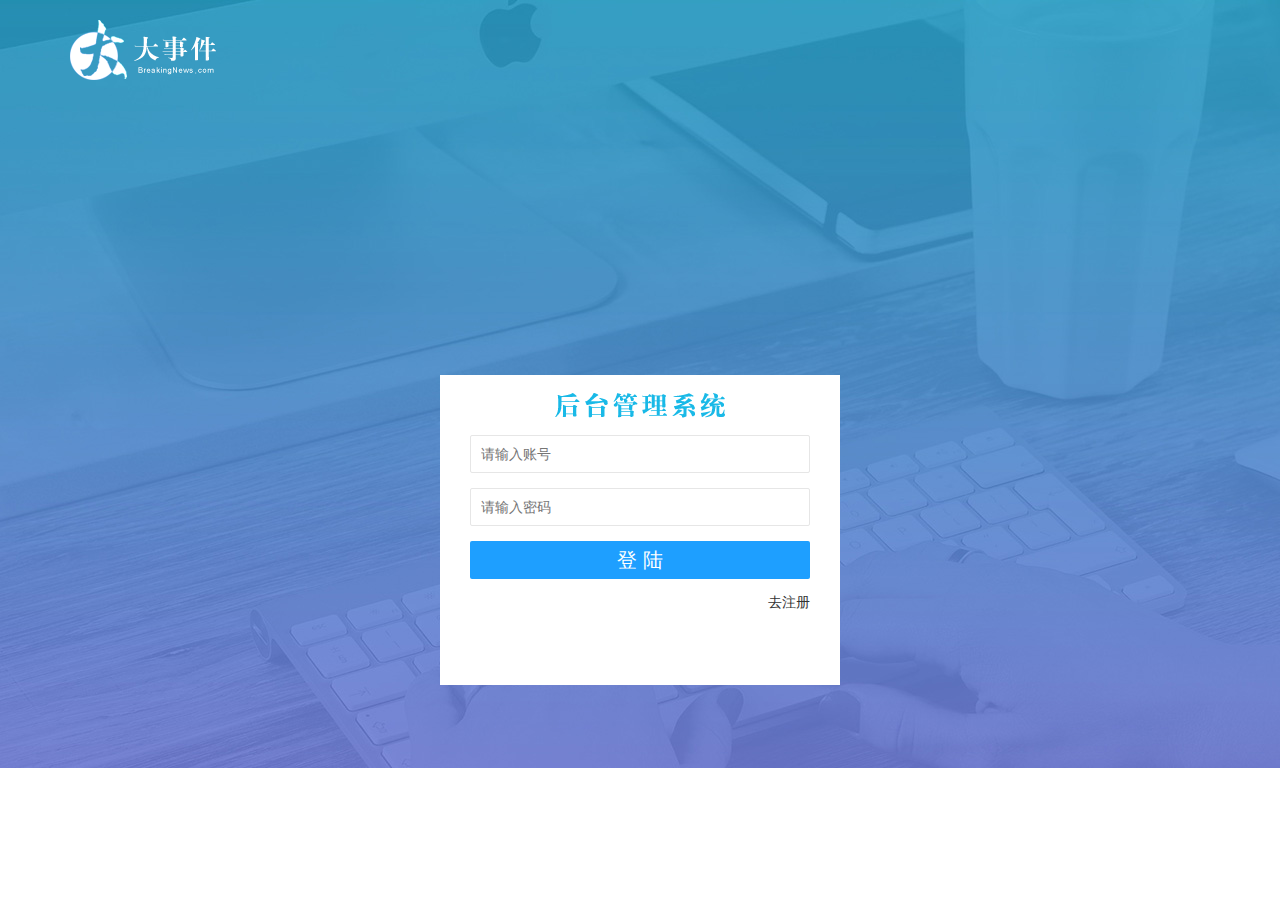
<file: logo.html>
<!DOCTYPE html>
<html lang="en">

<head>
    <meta charset="UTF-8">
    <meta name="viewport" content="width=device-width, initial-scale=1.0">
    <title>大事件登陆</title>
    <!-- 导入layuiCSS样式 -->
    <link rel="stylesheet" href="assets/lib/layui/css/layui.css">
    <!-- 导入自己的样式 -->
    <link rel="stylesheet" href="assets/css/logo.css">
</head>

<body>
    <!-- 头部logo -->
    <header class="layui-main">
        <img src="assets/images/logo.png" />
    </header>
    <!-- 登陆注册模块 -->
    <div class="dengl-box">
        <div class="title-box"></div>
        <form class="layui-form dengluyem">
            <div class="layui-form-item">
                <input type="text" name="username" required lay-verify="required" placeholder="请输入账号" autocomplete="off" class="layui-input">
            </div>
            <div class="layui-form-item">
                <input type="password" name="password" required lay-verify="required|pwd" placeholder="请输入密码" autocomplete="off" class="layui-input">
            </div>
            <!-- 登陆按钮 -->
            <button class="layui-btn layui-btn-normal layui-btn-fluid" lay-submit lay-filter="formDemo">登 陆</button>
            <!-- 注册页面 -->
            <div class="zhuc-box qzc-r">
                <a href="javascript:;" class="denglu-box-r">去注册</a>
            </div>
        </form>
        <!-- 注册页面 -->
        <form class="layui-form zhuceyemian">
            <div class="layui-form-item">
                <input type="text" name="username" required lay-verify="required" placeholder="请输入账号" autocomplete="off" class="layui-input">
            </div>
            <div class="layui-form-item">
                <input type="password" name="password" required lay-verify="required|pwd" placeholder="请输入密码" autocomplete="off" class="layui-input">
            </div>
            <div class="layui-form-item">
                <input type="password" name="respassword" required lay-verify="required|qrpsw" placeholder="请输入密码" autocomplete="off" class="layui-input">
            </div>
            <!-- 登陆按钮 -->
            <button class="layui-btn layui-btn-normal layui-btn-fluid" lay-submit lay-filter="formDemo">注 册</button>
            <!-- 登陆页面 -->
            <div class="denglu-box qdl-r">
                <a href="javascript:;" class="denglu-box-r">去登陆</a>
            </div>
        </form>

    </div>
    <script src="/assets/lib/layui/layui.all.js"></script>
    <script src="/assets/lib/jquery.js "></script>
    <script src="/assets/js/wpai.js"></script>
    <script src="/assets/js/logo.js "></script>


</body>

</html>
</file>
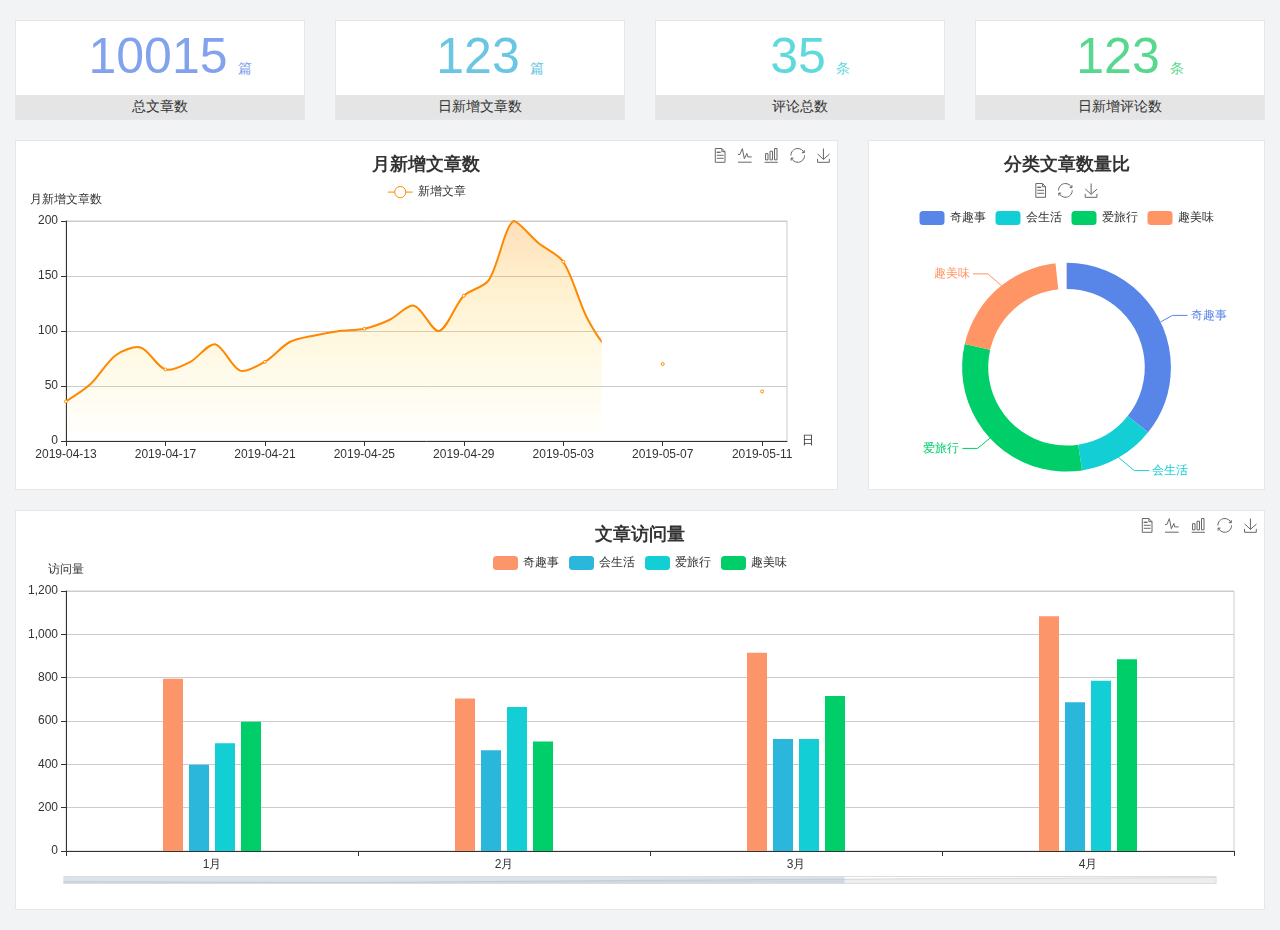
<file: home/dashboard.html>
<!DOCTYPE html>
<html lang="en">

<head>
  <meta charset="UTF-8">
  <meta name="viewport" content="width=device-width, initial-scale=1.0">
  <meta http-equiv="X-UA-Compatible" content="ie=edge">
  <title>图表统计</title>
  <link rel="stylesheet" href="../../assets/lib/bootstrap.css" />
  <link rel="stylesheet" href="../../assets/lib/main.css" />
  <script src="../../assets/lib/jquery.js"></script>
  <script type="text/javascript" src="../../assets/lib/echarts.min.js"></script>
</head>

<body>
  <div class="container-fluid">
    <div class="row spannel_list">
      <div class="col-sm-3 col-xs-6">
        <div class="spannel">
          <em>10015</em><span>篇</span>
          <b>总文章数</b>
        </div>
      </div>
      <div class="col-sm-3 col-xs-6">
        <div class="spannel scolor01">
          <em>123</em><span>篇</span>
          <b>日新增文章数</b>
        </div>
      </div>
      <div class="col-sm-3 col-xs-6">
        <div class="spannel scolor02">
          <em>35</em><span>条</span>
          <b>评论总数</b>
        </div>
      </div>
      <div class="col-sm-3 col-xs-6">
        <div class="spannel scolor03">
          <em>123</em><span>条</span>
          <b>日新增评论数</b>
        </div>
      </div>
    </div>
  </div>

  <div class="container-fluid">
    <div class="row curve-pie">
      <div class="col-lg-8 col-md-8">
        <div class="gragh_pannel" id="curve_show"></div>
      </div>
      <div class="col-lg-4 col-md-4">
        <div class="gragh_pannel" id="pie_show"></div>
      </div>
    </div>
  </div>

  <div class="container-fluid">
    <div class="column_pannel" id="column_show"></div>
  </div>

  <script>
    var oChart = echarts.init(document.getElementById('curve_show'));
    var aList_all = [
      { 'count': 36, 'date': '2019-04-13' },
      { 'count': 52, 'date': '2019-04-14' },
      { 'count': 78, 'date': '2019-04-15' },
      { 'count': 85, 'date': '2019-04-16' },
      { 'count': 65, 'date': '2019-04-17' },
      { 'count': 72, 'date': '2019-04-18' },
      { 'count': 88, 'date': '2019-04-19' },
      { 'count': 64, 'date': '2019-04-20' },
      { 'count': 72, 'date': '2019-04-21' },
      { 'count': 90, 'date': '2019-04-22' },
      { 'count': 96, 'date': '2019-04-23' },
      { 'count': 100, 'date': '2019-04-24' },
      { 'count': 102, 'date': '2019-04-25' },
      { 'count': 110, 'date': '2019-04-26' },
      { 'count': 123, 'date': '2019-04-27' },
      { 'count': 100, 'date': '2019-04-28' },
      { 'count': 132, 'date': '2019-04-29' },
      { 'count': 146, 'date': '2019-04-30' },
      { 'count': 200, 'date': '2019-05-01' },
      { 'count': 180, 'date': '2019-05-02' },
      { 'count': 163, 'date': '2019-05-03' },
      { 'count': 110, 'date': '2019-05-04' },
      { 'count': 80, 'date': '2019-05-05' },
      { 'count': 82, 'date': '2019-05-06' },
      { 'count': 70, 'date': '2019-05-07' },
      { 'count': 65, 'date': '2019-05-08' },
      { 'count': 54, 'date': '2019-05-09' },
      { 'count': 40, 'date': '2019-05-10' },
      { 'count': 45, 'date': '2019-05-11' },
      { 'count': 38, 'date': '2019-05-12' },
    ];

    let aCount = [];
    let aDate = [];

    for (var i = 0; i < aList_all.length; i++) {
      aCount.push(aList_all[i].count);
      aDate.push(aList_all[i].date);
    }

    var chartopt = {
      title: {
        text: '月新增文章数',
        left: 'center',
        top: '10'
      },
      tooltip: {
        trigger: 'axis'
      },
      legend: {
        data: ['新增文章'],
        top: '40'
      },
      toolbox: {
        show: true,
        feature: {
          mark: { show: true },
          dataView: { show: true, readOnly: false },
          magicType: { show: true, type: ['line', 'bar'] },
          restore: { show: true },
          saveAsImage: { show: true }
        }
      },
      calculable: true,
      xAxis: [
        {
          name: '日',
          type: 'category',
          boundaryGap: false,
          data: aDate
        }
      ],
      yAxis: [
        {
          name: '月新增文章数',
          type: 'value'
        }
      ],
      series: [
        {
          name: '新增文章',
          type: 'line',
          smooth: true,
          itemStyle: { normal: { areaStyle: { type: 'default' }, color: '#f80' }, lineStyle: { color: '#f80' } },
          data: aCount
        }],
      areaStyle: {
        normal: {
          color: new echarts.graphic.LinearGradient(0, 0, 0, 1, [{
            offset: 0,
            color: 'rgba(255,136,0,0.39)'
          }, {
            offset: .34,
            color: 'rgba(255,180,0,0.25)'
          }, {
            offset: 1,
            color: 'rgba(255,222,0,0.00)'
          }])

        }
      },
      grid: {
        show: true,
        x: 50,
        x2: 50,
        y: 80,
        height: 220
      }
    };

    oChart.setOption(chartopt);


    var oPie = echarts.init(document.getElementById('pie_show'));
    var oPieopt =
    {
      title: {
        top: 10,
        text: '分类文章数量比',
        x: 'center'
      },
      tooltip: {
        trigger: 'item',
        formatter: "{a} <br/>{b} : {c} ({d}%)"
      },
      color: ['#5885e8', '#13cfd5', '#00ce68', '#ff9565'],
      legend: {
        x: 'center',
        top: 65,
        data: ['奇趣事', '会生活', '爱旅行', '趣美味']
      },
      toolbox: {
        show: true,
        x: 'center',
        top: 35,
        feature: {
          mark: { show: true },
          dataView: { show: true, readOnly: false },
          magicType: {
            show: true,
            type: ['pie', 'funnel'],
            option: {
              funnel: {
                x: '25%',
                width: '50%',
                funnelAlign: 'left',
                max: 1548
              }
            }
          },
          restore: { show: true },
          saveAsImage: { show: true }
        }
      },
      calculable: true,
      series: [
        {
          name: '访问来源',
          type: 'pie',
          radius: ['45%', '60%'],
          center: ['50%', '65%'],
          data: [
            { value: 300, name: '奇趣事' },
            { value: 100, name: '会生活' },
            { value: 260, name: '爱旅行' },
            { value: 180, name: '趣美味' }
          ]
        }
      ]
    };
    oPie.setOption(oPieopt);



    var oColumn = this.echarts.init(document.getElementById('column_show'));
    var oColumnopt =
    {
      title: {
        text: '文章访问量',
        left: 'center',
        top: '10'
      },
      tooltip: {
        trigger: 'axis'
      },
      legend: {
        data: ['奇趣事', '会生活', '爱旅行', '趣美味'],
        top: '40'
      },
      toolbox: {
        show: true,
        feature: {
          mark: { show: true },
          dataView: { show: true, readOnly: false },
          magicType: { show: true, type: ['line', 'bar'] },
          restore: { show: true },
          saveAsImage: { show: true }
        }
      },
      calculable: true,
      xAxis: [
        {
          type: 'category',
          data: ['1月', '2月', '3月', '4月', '5月']
        }
      ],
      yAxis: [
        {
          name: '访问量',
          type: 'value'
        }
      ],
      series: [
        {
          name: '奇趣事',
          type: 'bar',
          barWidth: 20,
          itemStyle: {
            normal: { areaStyle: { type: 'default' }, color: '#fd956a' }
          },
          data: [800, 708, 920, 1090, 1200]
        },
        {
          name: '会生活',
          type: 'bar',
          barWidth: 20,
          itemStyle: {
            normal: { areaStyle: { type: 'default' }, color: '#2bb6db' }
          },
          data: [400, 468, 520, 690, 800]
        },
        {
          name: '爱旅行',
          type: 'bar',
          barWidth: 20,
          itemStyle: {
            normal: { areaStyle: { type: 'default' }, color: '#13cfd5' }
          },
          data: [500, 668, 520, 790, 900]
        },
        {
          name: '趣美味',
          type: 'bar',
          barWidth: 20,
          itemStyle: {
            normal: { areaStyle: { type: 'default' }, color: '#00ce68' }
          },
          data: [600, 508, 720, 890, 1000]
        }
      ],
      grid: {
        show: true,
        x: 50,
        x2: 30,
        y: 80,
        height: 260
      },
      dataZoom: [//给x轴设置滚动条
        {
          start: 0,//默认为0
          end: 100 - 1000 / 31,//默认为100
          type: 'slider',
          show: true,
          xAxisIndex: [0],
          handleSize: 0,//滑动条的 左右2个滑动条的大小
          height: 8,//组件高度
          left: 45, //左边的距离
          right: 50,//右边的距离
          bottom: 26,//右边的距离
          handleColor: '#ddd',//h滑动图标的颜色
          handleStyle: {
            borderColor: "#cacaca",
            borderWidth: "1",
            shadowBlur: 2,
            background: "#ddd",
            shadowColor: "#ddd",
          }
        }]
    };
    oColumn.setOption(oColumnopt);
  </script>
</body>

</html>
</file>
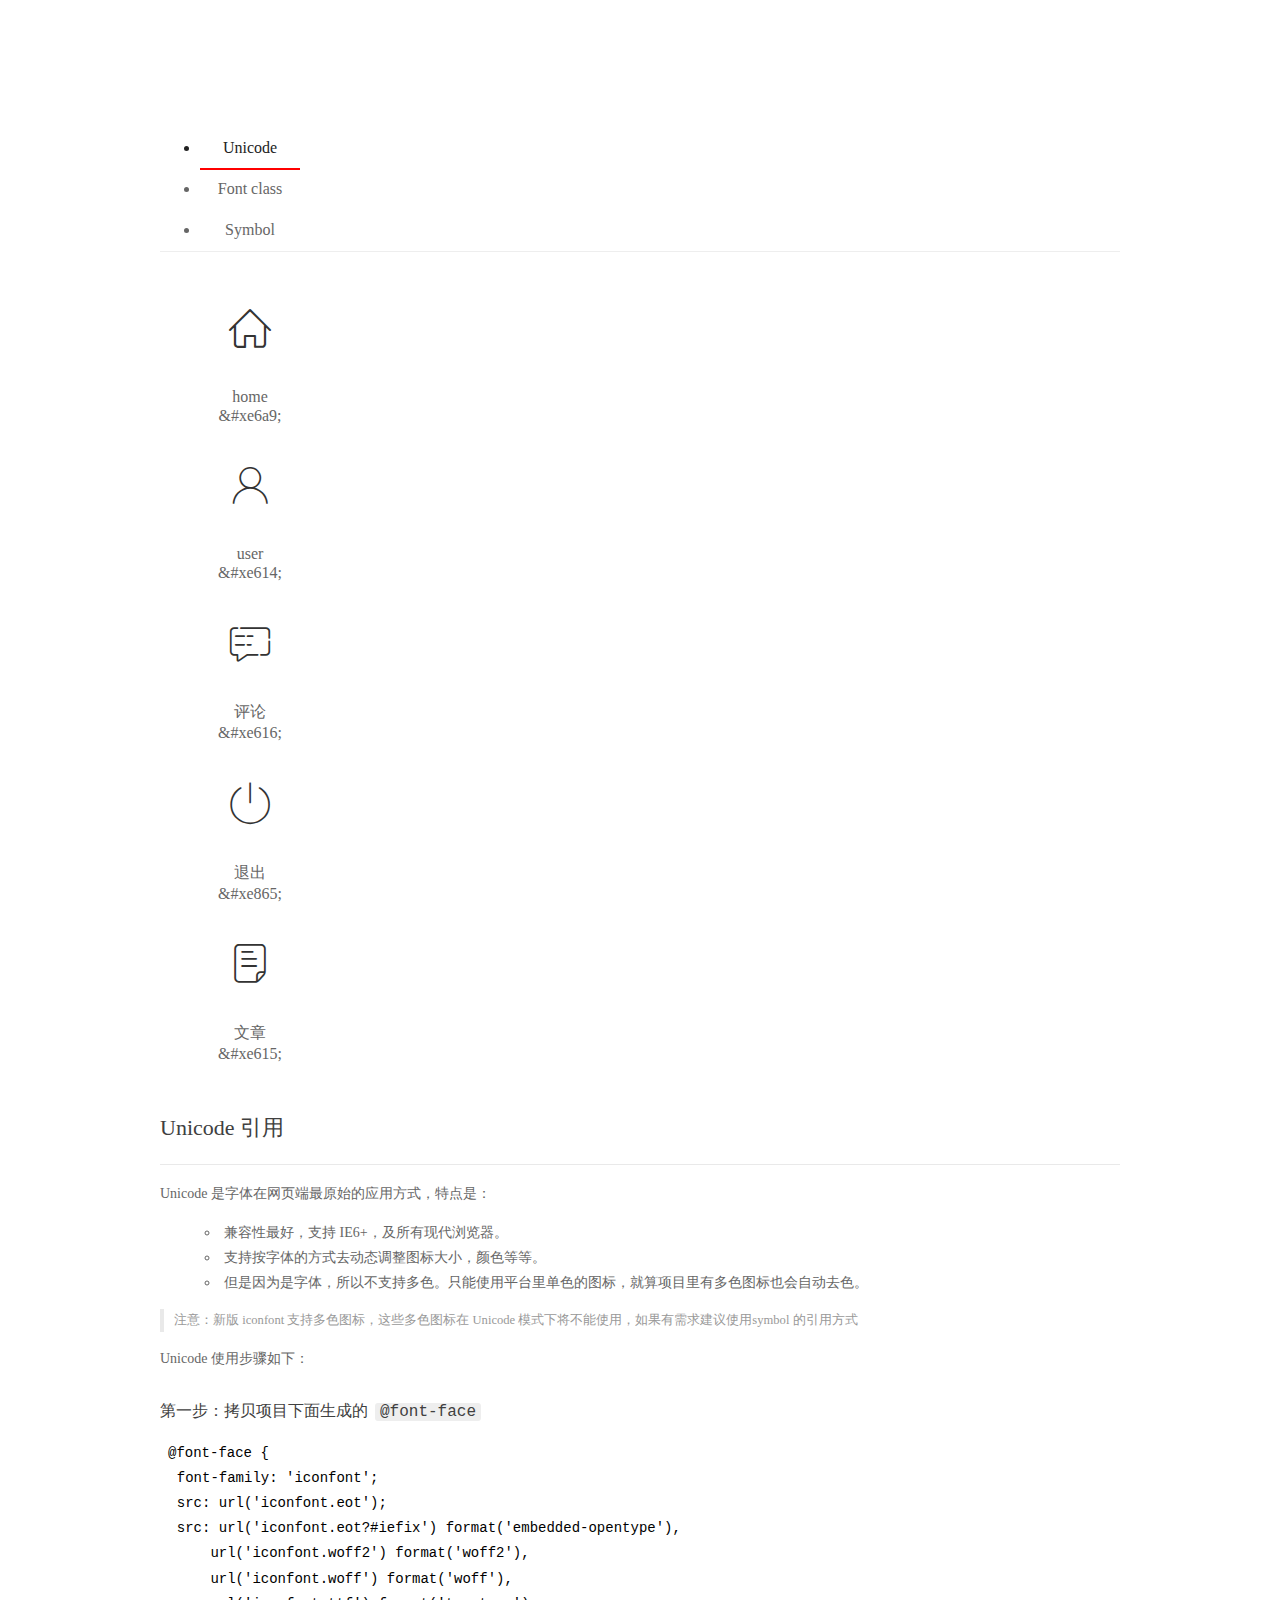
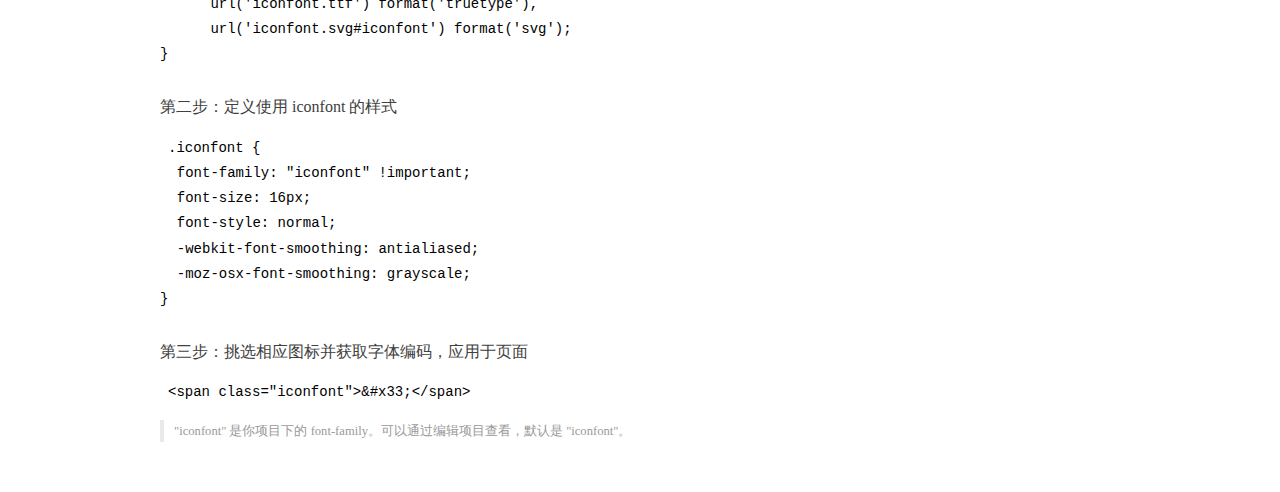
<file: assets/fonts/demo_index.html>
<!DOCTYPE html>
<html>
<head>
  <meta charset="utf-8"/>
  <title>IconFont Demo</title>
  <link rel="shortcut icon" href="https://gtms04.alicdn.com/tps/i4/TB1_oz6GVXXXXaFXpXXJDFnIXXX-64-64.ico" type="image/x-icon"/>
  <link rel="stylesheet" href="https://g.alicdn.com/thx/cube/1.3.2/cube.min.css">
  <link rel="stylesheet" href="demo.css">
  <link rel="stylesheet" href="iconfont.css">
  <script src="iconfont.js"></script>
  <!-- jQuery -->
  <script src="https://a1.alicdn.com/oss/uploads/2018/12/26/7bfddb60-08e8-11e9-9b04-53e73bb6408b.js"></script>
  <!-- 代码高亮 -->
  <script src="https://a1.alicdn.com/oss/uploads/2018/12/26/a3f714d0-08e6-11e9-8a15-ebf944d7534c.js"></script>
</head>
<body>
  <div class="main">
    <h1 class="logo"><a href="https://www.iconfont.cn/" title="iconfont 首页" target="_blank">&#xe86b;</a></h1>
    <div class="nav-tabs">
      <ul id="tabs" class="dib-box">
        <li class="dib active"><span>Unicode</span></li>
        <li class="dib"><span>Font class</span></li>
        <li class="dib"><span>Symbol</span></li>
      </ul>
      
    </div>
    <div class="tab-container">
      <div class="content unicode" style="display: block;">
          <ul class="icon_lists dib-box">
          
            <li class="dib">
              <span class="icon iconfont">&#xe6a9;</span>
                <div class="name">home</div>
                <div class="code-name">&amp;#xe6a9;</div>
              </li>
          
            <li class="dib">
              <span class="icon iconfont">&#xe614;</span>
                <div class="name">user</div>
                <div class="code-name">&amp;#xe614;</div>
              </li>
          
            <li class="dib">
              <span class="icon iconfont">&#xe616;</span>
                <div class="name">评论</div>
                <div class="code-name">&amp;#xe616;</div>
              </li>
          
            <li class="dib">
              <span class="icon iconfont">&#xe865;</span>
                <div class="name">退出</div>
                <div class="code-name">&amp;#xe865;</div>
              </li>
          
            <li class="dib">
              <span class="icon iconfont">&#xe615;</span>
                <div class="name">文章</div>
                <div class="code-name">&amp;#xe615;</div>
              </li>
          
          </ul>
          <div class="article markdown">
          <h2 id="unicode-">Unicode 引用</h2>
          <hr>

          <p>Unicode 是字体在网页端最原始的应用方式，特点是：</p>
          <ul>
            <li>兼容性最好，支持 IE6+，及所有现代浏览器。</li>
            <li>支持按字体的方式去动态调整图标大小，颜色等等。</li>
            <li>但是因为是字体，所以不支持多色。只能使用平台里单色的图标，就算项目里有多色图标也会自动去色。</li>
          </ul>
          <blockquote>
            <p>注意：新版 iconfont 支持多色图标，这些多色图标在 Unicode 模式下将不能使用，如果有需求建议使用symbol 的引用方式</p>
          </blockquote>
          <p>Unicode 使用步骤如下：</p>
          <h3 id="-font-face">第一步：拷贝项目下面生成的 <code>@font-face</code></h3>
<pre><code class="language-css"
>@font-face {
  font-family: 'iconfont';
  src: url('iconfont.eot');
  src: url('iconfont.eot?#iefix') format('embedded-opentype'),
      url('iconfont.woff2') format('woff2'),
      url('iconfont.woff') format('woff'),
      url('iconfont.ttf') format('truetype'),
      url('iconfont.svg#iconfont') format('svg');
}
</code></pre>
          <h3 id="-iconfont-">第二步：定义使用 iconfont 的样式</h3>
<pre><code class="language-css"
>.iconfont {
  font-family: "iconfont" !important;
  font-size: 16px;
  font-style: normal;
  -webkit-font-smoothing: antialiased;
  -moz-osx-font-smoothing: grayscale;
}
</code></pre>
          <h3 id="-">第三步：挑选相应图标并获取字体编码，应用于页面</h3>
<pre>
<code class="language-html"
>&lt;span class="iconfont"&gt;&amp;#x33;&lt;/span&gt;
</code></pre>
          <blockquote>
            <p>"iconfont" 是你项目下的 font-family。可以通过编辑项目查看，默认是 "iconfont"。</p>
          </blockquote>
          </div>
      </div>
      <div class="content font-class">
        <ul class="icon_lists dib-box">
          
          <li class="dib">
            <span class="icon iconfont icon-home"></span>
            <div class="name">
              home
            </div>
            <div class="code-name">.icon-home
            </div>
          </li>
          
          <li class="dib">
            <span class="icon iconfont icon-user"></span>
            <div class="name">
              user
            </div>
            <div class="code-name">.icon-user
            </div>
          </li>
          
          <li class="dib">
            <span class="icon iconfont icon-pinglun"></span>
            <div class="name">
              评论
            </div>
            <div class="code-name">.icon-pinglun
            </div>
          </li>
          
          <li class="dib">
            <span class="icon iconfont icon-tuichu"></span>
            <div class="name">
              退出
            </div>
            <div class="code-name">.icon-tuichu
            </div>
          </li>
          
          <li class="dib">
            <span class="icon iconfont icon-16"></span>
            <div class="name">
              文章
            </div>
            <div class="code-name">.icon-16
            </div>
          </li>
          
        </ul>
        <div class="article markdown">
        <h2 id="font-class-">font-class 引用</h2>
        <hr>

        <p>font-class 是 Unicode 使用方式的一种变种，主要是解决 Unicode 书写不直观，语意不明确的问题。</p>
        <p>与 Unicode 使用方式相比，具有如下特点：</p>
        <ul>
          <li>兼容性良好，支持 IE8+，及所有现代浏览器。</li>
          <li>相比于 Unicode 语意明确，书写更直观。可以很容易分辨这个 icon 是什么。</li>
          <li>因为使用 class 来定义图标，所以当要替换图标时，只需要修改 class 里面的 Unicode 引用。</li>
          <li>不过因为本质上还是使用的字体，所以多色图标还是不支持的。</li>
        </ul>
        <p>使用步骤如下：</p>
        <h3 id="-fontclass-">第一步：引入项目下面生成的 fontclass 代码：</h3>
<pre><code class="language-html">&lt;link rel="stylesheet" href="./iconfont.css"&gt;
</code></pre>
        <h3 id="-">第二步：挑选相应图标并获取类名，应用于页面：</h3>
<pre><code class="language-html">&lt;span class="iconfont icon-xxx"&gt;&lt;/span&gt;
</code></pre>
        <blockquote>
          <p>"
            iconfont" 是你项目下的 font-family。可以通过编辑项目查看，默认是 "iconfont"。</p>
        </blockquote>
      </div>
      </div>
      <div class="content symbol">
          <ul class="icon_lists dib-box">
          
            <li class="dib">
                <svg class="icon svg-icon" aria-hidden="true">
                  <use xlink:href="#icon-home"></use>
                </svg>
                <div class="name">home</div>
                <div class="code-name">#icon-home</div>
            </li>
          
            <li class="dib">
                <svg class="icon svg-icon" aria-hidden="true">
                  <use xlink:href="#icon-user"></use>
                </svg>
                <div class="name">user</div>
                <div class="code-name">#icon-user</div>
            </li>
          
            <li class="dib">
                <svg class="icon svg-icon" aria-hidden="true">
                  <use xlink:href="#icon-pinglun"></use>
                </svg>
                <div class="name">评论</div>
                <div class="code-name">#icon-pinglun</div>
            </li>
          
            <li class="dib">
                <svg class="icon svg-icon" aria-hidden="true">
                  <use xlink:href="#icon-tuichu"></use>
                </svg>
                <div class="name">退出</div>
                <div class="code-name">#icon-tuichu</div>
            </li>
          
            <li class="dib">
                <svg class="icon svg-icon" aria-hidden="true">
                  <use xlink:href="#icon-16"></use>
                </svg>
                <div class="name">文章</div>
                <div class="code-name">#icon-16</div>
            </li>
          
          </ul>
          <div class="article markdown">
          <h2 id="symbol-">Symbol 引用</h2>
          <hr>

          <p>这是一种全新的使用方式，应该说这才是未来的主流，也是平台目前推荐的用法。相关介绍可以参考这篇<a href="">文章</a>
            这种用法其实是做了一个 SVG 的集合，与另外两种相比具有如下特点：</p>
          <ul>
            <li>支持多色图标了，不再受单色限制。</li>
            <li>通过一些技巧，支持像字体那样，通过 <code>font-size</code>, <code>color</code> 来调整样式。</li>
            <li>兼容性较差，支持 IE9+，及现代浏览器。</li>
            <li>浏览器渲染 SVG 的性能一般，还不如 png。</li>
          </ul>
          <p>使用步骤如下：</p>
          <h3 id="-symbol-">第一步：引入项目下面生成的 symbol 代码：</h3>
<pre><code class="language-html">&lt;script src="./iconfont.js"&gt;&lt;/script&gt;
</code></pre>
          <h3 id="-css-">第二步：加入通用 CSS 代码（引入一次就行）：</h3>
<pre><code class="language-html">&lt;style&gt;
.icon {
  width: 1em;
  height: 1em;
  vertical-align: -0.15em;
  fill: currentColor;
  overflow: hidden;
}
&lt;/style&gt;
</code></pre>
          <h3 id="-">第三步：挑选相应图标并获取类名，应用于页面：</h3>
<pre><code class="language-html">&lt;svg class="icon" aria-hidden="true"&gt;
  &lt;use xlink:href="#icon-xxx"&gt;&lt;/use&gt;
&lt;/svg&gt;
</code></pre>
          </div>
      </div>

    </div>
  </div>
  <script>
  $(document).ready(function () {
      $('.tab-container .content:first').show()

      $('#tabs li').click(function (e) {
        var tabContent = $('.tab-container .content')
        var index = $(this).index()

        if ($(this).hasClass('active')) {
          return
        } else {
          $('#tabs li').removeClass('active')
          $(this).addClass('active')

          tabContent.hide().eq(index).fadeIn()
        }
      })
    })
  </script>
</body>
</html>
</file>
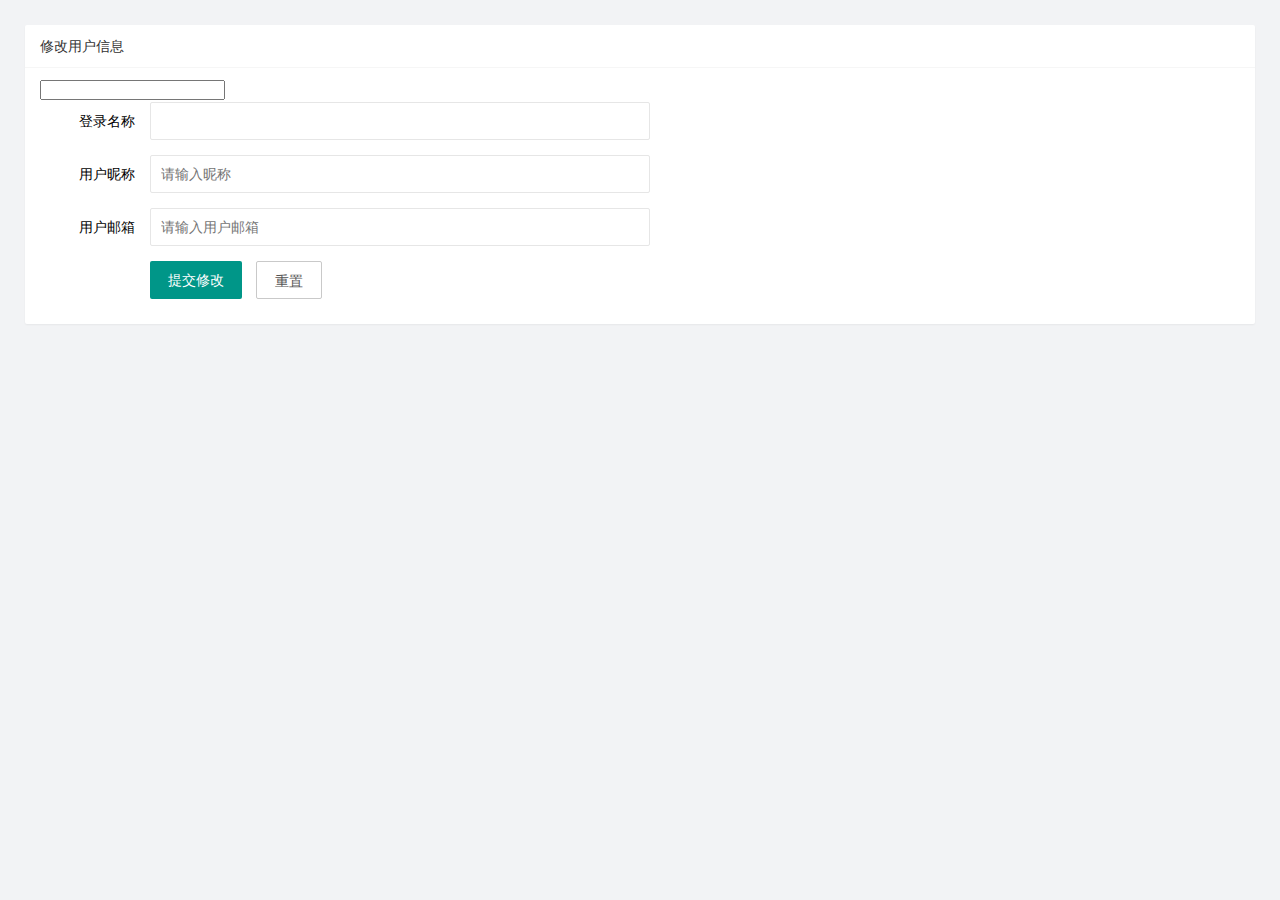
<file: home/gerenzhongx/gerenzil.html>
<!DOCTYPE html>
<html lang="en">

<head>
    <meta charset="UTF-8">
    <meta name="viewport" content="width=device-width, initial-scale=1.0">
    <title>个人资料</title>
    <link rel="stylesheet" href="/assets/lib/layui/css/layui.css">
    <link rel="stylesheet" href="/assets/css/gerenzhongx/gerenzil.css">
</head>

<body>
    <div class="layui-card">
        <div class="layui-card-header">修改用户信息</div>
        <div class="layui-card-body">
            <form class="layui-form" lay-filter="form55">

                <!-- 提示：如果你不想用form，你可以换成div等任何一个普通元素 -->
                <input type="text">
                <div class="layui-form-item">
                    <label class="layui-form-label" name="username">登录名称</label>
                    <div class="layui-input-block">
                        <input type="text" autocomplete="off" class="layui-input">
                    </div>
                </div>
                <div class="layui-form-item">
                    <label class="layui-form-label">用户昵称</label>
                    <div class="layui-input-block">
                        <input type="text" name="nickname" placeholder="请输入昵称" autocomplete="off" class="layui-input">
                    </div>
                </div>
                <div class="layui-form-item">
                    <label class="layui-form-label">用户邮箱</label>
                    <div class="layui-input-block">
                        <input type="text" name="email" placeholder="请输入用户邮箱" autocomplete="off" class="layui-input">
                    </div>
                </div>
                <div class="layui-form-item">
                    <div class="layui-input-block">
                        <button class="layui-btn" lay-submit lay-filter="formDemo">提交修改</button>
                        <button type="reset" class="layui-btn layui-btn-primary">重置</button>
                    </div>
                </div>
            </form>
        </div>
    </div>
    <script src="/assets/lib/layui/layui.all.js"></script>
    <script src='/assets/lib/jquery.js'></script>
    <script src="/assets/js/wpai.js"></script>
    <script src='/assets/js/gerenzil.js '></script>
</body>

</html>
</file>
<file: assets/lib/layui/css/layui.css>
/** layui-v2.5.5 MIT License By https://www.layui.com */
 .layui-inline,img{display:inline-block;vertical-align:middle}h1,h2,h3,h4,h5,h6{font-weight:400}.layui-edge,.layui-header,.layui-inline,.layui-main{position:relative}.layui-body,.layui-edge,.layui-elip{overflow:hidden}.layui-btn,.layui-edge,.layui-inline,img{vertical-align:middle}.layui-btn,.layui-disabled,.layui-icon,.layui-unselect{-moz-user-select:none;-webkit-user-select:none;-ms-user-select:none}.layui-elip,.layui-form-checkbox span,.layui-form-pane .layui-form-label{text-overflow:ellipsis;white-space:nowrap}.layui-breadcrumb,.layui-tree-btnGroup{visibility:hidden}blockquote,body,button,dd,div,dl,dt,form,h1,h2,h3,h4,h5,h6,input,li,ol,p,pre,td,textarea,th,ul{margin:0;padding:0;-webkit-tap-highlight-color:rgba(0,0,0,0)}a:active,a:hover{outline:0}img{border:none}li{list-style:none}table{border-collapse:collapse;border-spacing:0}h4,h5,h6{font-size:100%}button,input,optgroup,option,select,textarea{font-family:inherit;font-size:inherit;font-style:inherit;font-weight:inherit;outline:0}pre{white-space:pre-wrap;white-space:-moz-pre-wrap;white-space:-pre-wrap;white-space:-o-pre-wrap;word-wrap:break-word}body{line-height:24px;font:14px Helvetica Neue,Helvetica,PingFang SC,Tahoma,Arial,sans-serif}hr{height:1px;margin:10px 0;border:0;clear:both}a{color:#333;text-decoration:none}a:hover{color:#777}a cite{font-style:normal;*cursor:pointer}.layui-border-box,.layui-border-box *{box-sizing:border-box}.layui-box,.layui-box *{box-sizing:content-box}.layui-clear{clear:both;*zoom:1}.layui-clear:after{content:'\20';clear:both;*zoom:1;display:block;height:0}.layui-inline{*display:inline;*zoom:1}.layui-edge{display:inline-block;width:0;height:0;border-width:6px;border-style:dashed;border-color:transparent}.layui-edge-top{top:-4px;border-bottom-color:#999;border-bottom-style:solid}.layui-edge-right{border-left-color:#999;border-left-style:solid}.layui-edge-bottom{top:2px;border-top-color:#999;border-top-style:solid}.layui-edge-left{border-right-color:#999;border-right-style:solid}.layui-disabled,.layui-disabled:hover{color:#d2d2d2!important;cursor:not-allowed!important}.layui-circle{border-radius:100%}.layui-show{display:block!important}.layui-hide{display:none!important}@font-face{font-family:layui-icon;src:url(../font/iconfont.eot?v=250);src:url(../font/iconfont.eot?v=250#iefix) format('embedded-opentype'),url(../font/iconfont.woff2?v=250) format('woff2'),url(../font/iconfont.woff?v=250) format('woff'),url(../font/iconfont.ttf?v=250) format('truetype'),url(../font/iconfont.svg?v=250#layui-icon) format('svg')}.layui-icon{font-family:layui-icon!important;font-size:16px;font-style:normal;-webkit-font-smoothing:antialiased;-moz-osx-font-smoothing:grayscale}.layui-icon-reply-fill:before{content:"\e611"}.layui-icon-set-fill:before{content:"\e614"}.layui-icon-menu-fill:before{content:"\e60f"}.layui-icon-search:before{content:"\e615"}.layui-icon-share:before{content:"\e641"}.layui-icon-set-sm:before{content:"\e620"}.layui-icon-engine:before{content:"\e628"}.layui-icon-close:before{content:"\1006"}.layui-icon-close-fill:before{content:"\1007"}.layui-icon-chart-screen:before{content:"\e629"}.layui-icon-star:before{content:"\e600"}.layui-icon-circle-dot:before{content:"\e617"}.layui-icon-chat:before{content:"\e606"}.layui-icon-release:before{content:"\e609"}.layui-icon-list:before{content:"\e60a"}.layui-icon-chart:before{content:"\e62c"}.layui-icon-ok-circle:before{content:"\1005"}.layui-icon-layim-theme:before{content:"\e61b"}.layui-icon-table:before{content:"\e62d"}.layui-icon-right:before{content:"\e602"}.layui-icon-left:before{content:"\e603"}.layui-icon-cart-simple:before{content:"\e698"}.layui-icon-face-cry:before{content:"\e69c"}.layui-icon-face-smile:before{content:"\e6af"}.layui-icon-survey:before{content:"\e6b2"}.layui-icon-tree:before{content:"\e62e"}.layui-icon-upload-circle:before{content:"\e62f"}.layui-icon-add-circle:before{content:"\e61f"}.layui-icon-download-circle:before{content:"\e601"}.layui-icon-templeate-1:before{content:"\e630"}.layui-icon-util:before{content:"\e631"}.layui-icon-face-surprised:before{content:"\e664"}.layui-icon-edit:before{content:"\e642"}.layui-icon-speaker:before{content:"\e645"}.layui-icon-down:before{content:"\e61a"}.layui-icon-file:before{content:"\e621"}.layui-icon-layouts:before{content:"\e632"}.layui-icon-rate-half:before{content:"\e6c9"}.layui-icon-add-circle-fine:before{content:"\e608"}.layui-icon-prev-circle:before{content:"\e633"}.layui-icon-read:before{content:"\e705"}.layui-icon-404:before{content:"\e61c"}.layui-icon-carousel:before{content:"\e634"}.layui-icon-help:before{content:"\e607"}.layui-icon-code-circle:before{content:"\e635"}.layui-icon-water:before{content:"\e636"}.layui-icon-username:before{content:"\e66f"}.layui-icon-find-fill:before{content:"\e670"}.layui-icon-about:before{content:"\e60b"}.layui-icon-location:before{content:"\e715"}.layui-icon-up:before{content:"\e619"}.layui-icon-pause:before{content:"\e651"}.layui-icon-date:before{content:"\e637"}.layui-icon-layim-uploadfile:before{content:"\e61d"}.layui-icon-delete:before{content:"\e640"}.layui-icon-play:before{content:"\e652"}.layui-icon-top:before{content:"\e604"}.layui-icon-friends:before{content:"\e612"}.layui-icon-refresh-3:before{content:"\e9aa"}.layui-icon-ok:before{content:"\e605"}.layui-icon-layer:before{content:"\e638"}.layui-icon-face-smile-fine:before{content:"\e60c"}.layui-icon-dollar:before{content:"\e659"}.layui-icon-group:before{content:"\e613"}.layui-icon-layim-download:before{content:"\e61e"}.layui-icon-picture-fine:before{content:"\e60d"}.layui-icon-link:before{content:"\e64c"}.layui-icon-diamond:before{content:"\e735"}.layui-icon-log:before{content:"\e60e"}.layui-icon-rate-solid:before{content:"\e67a"}.layui-icon-fonts-del:before{content:"\e64f"}.layui-icon-unlink:before{content:"\e64d"}.layui-icon-fonts-clear:before{content:"\e639"}.layui-icon-triangle-r:before{content:"\e623"}.layui-icon-circle:before{content:"\e63f"}.layui-icon-radio:before{content:"\e643"}.layui-icon-align-center:before{content:"\e647"}.layui-icon-align-right:before{content:"\e648"}.layui-icon-align-left:before{content:"\e649"}.layui-icon-loading-1:before{content:"\e63e"}.layui-icon-return:before{content:"\e65c"}.layui-icon-fonts-strong:before{content:"\e62b"}.layui-icon-upload:before{content:"\e67c"}.layui-icon-dialogue:before{content:"\e63a"}.layui-icon-video:before{content:"\e6ed"}.layui-icon-headset:before{content:"\e6fc"}.layui-icon-cellphone-fine:before{content:"\e63b"}.layui-icon-add-1:before{content:"\e654"}.layui-icon-face-smile-b:before{content:"\e650"}.layui-icon-fonts-html:before{content:"\e64b"}.layui-icon-form:before{content:"\e63c"}.layui-icon-cart:before{content:"\e657"}.layui-icon-camera-fill:before{content:"\e65d"}.layui-icon-tabs:before{content:"\e62a"}.layui-icon-fonts-code:before{content:"\e64e"}.layui-icon-fire:before{content:"\e756"}.layui-icon-set:before{content:"\e716"}.layui-icon-fonts-u:before{content:"\e646"}.layui-icon-triangle-d:before{content:"\e625"}.layui-icon-tips:before{content:"\e702"}.layui-icon-picture:before{content:"\e64a"}.layui-icon-more-vertical:before{content:"\e671"}.layui-icon-flag:before{content:"\e66c"}.layui-icon-loading:before{content:"\e63d"}.layui-icon-fonts-i:before{content:"\e644"}.layui-icon-refresh-1:before{content:"\e666"}.layui-icon-rmb:before{content:"\e65e"}.layui-icon-home:before{content:"\e68e"}.layui-icon-user:before{content:"\e770"}.layui-icon-notice:before{content:"\e667"}.layui-icon-login-weibo:before{content:"\e675"}.layui-icon-voice:before{content:"\e688"}.layui-icon-upload-drag:before{content:"\e681"}.layui-icon-login-qq:before{content:"\e676"}.layui-icon-snowflake:before{content:"\e6b1"}.layui-icon-file-b:before{content:"\e655"}.layui-icon-template:before{content:"\e663"}.layui-icon-auz:before{content:"\e672"}.layui-icon-console:before{content:"\e665"}.layui-icon-app:before{content:"\e653"}.layui-icon-prev:before{content:"\e65a"}.layui-icon-website:before{content:"\e7ae"}.layui-icon-next:before{content:"\e65b"}.layui-icon-component:before{content:"\e857"}.layui-icon-more:before{content:"\e65f"}.layui-icon-login-wechat:before{content:"\e677"}.layui-icon-shrink-right:before{content:"\e668"}.layui-icon-spread-left:before{content:"\e66b"}.layui-icon-camera:before{content:"\e660"}.layui-icon-note:before{content:"\e66e"}.layui-icon-refresh:before{content:"\e669"}.layui-icon-female:before{content:"\e661"}.layui-icon-male:before{content:"\e662"}.layui-icon-password:before{content:"\e673"}.layui-icon-senior:before{content:"\e674"}.layui-icon-theme:before{content:"\e66a"}.layui-icon-tread:before{content:"\e6c5"}.layui-icon-praise:before{content:"\e6c6"}.layui-icon-star-fill:before{content:"\e658"}.layui-icon-rate:before{content:"\e67b"}.layui-icon-template-1:before{content:"\e656"}.layui-icon-vercode:before{content:"\e679"}.layui-icon-cellphone:before{content:"\e678"}.layui-icon-screen-full:before{content:"\e622"}.layui-icon-screen-restore:before{content:"\e758"}.layui-icon-cols:before{content:"\e610"}.layui-icon-export:before{content:"\e67d"}.layui-icon-print:before{content:"\e66d"}.layui-icon-slider:before{content:"\e714"}.layui-icon-addition:before{content:"\e624"}.layui-icon-subtraction:before{content:"\e67e"}.layui-icon-service:before{content:"\e626"}.layui-icon-transfer:before{content:"\e691"}.layui-main{width:1140px;margin:0 auto}.layui-header{z-index:1000;height:60px}.layui-header a:hover{transition:all .5s;-webkit-transition:all .5s}.layui-side{position:fixed;left:0;top:0;bottom:0;z-index:999;width:200px;overflow-x:hidden}.layui-side-scroll{position:relative;width:220px;height:100%;overflow-x:hidden}.layui-body{position:absolute;left:200px;right:0;top:0;bottom:0;z-index:998;width:auto;overflow-y:auto;box-sizing:border-box}.layui-layout-body{overflow:hidden}.layui-layout-admin .layui-header{background-color:#23262E}.layui-layout-admin .layui-side{top:60px;width:200px;overflow-x:hidden}.layui-layout-admin .layui-body{position:fixed;top:60px;bottom:44px}.layui-layout-admin .layui-main{width:auto;margin:0 15px}.layui-layout-admin .layui-footer{position:fixed;left:200px;right:0;bottom:0;height:44px;line-height:44px;padding:0 15px;background-color:#eee}.layui-layout-admin .layui-logo{position:absolute;left:0;top:0;width:200px;height:100%;line-height:60px;text-align:center;color:#009688;font-size:16px}.layui-layout-admin .layui-header .layui-nav{background:0 0}.layui-layout-left{position:absolute!important;left:200px;top:0}.layui-layout-right{position:absolute!important;right:0;top:0}.layui-container{position:relative;margin:0 auto;padding:0 15px;box-sizing:border-box}.layui-fluid{position:relative;margin:0 auto;padding:0 15px}.layui-row:after,.layui-row:before{content:'';display:block;clear:both}.layui-col-lg1,.layui-col-lg10,.layui-col-lg11,.layui-col-lg12,.layui-col-lg2,.layui-col-lg3,.layui-col-lg4,.layui-col-lg5,.layui-col-lg6,.layui-col-lg7,.layui-col-lg8,.layui-col-lg9,.layui-col-md1,.layui-col-md10,.layui-col-md11,.layui-col-md12,.layui-col-md2,.layui-col-md3,.layui-col-md4,.layui-col-md5,.layui-col-md6,.layui-col-md7,.layui-col-md8,.layui-col-md9,.layui-col-sm1,.layui-col-sm10,.layui-col-sm11,.layui-col-sm12,.layui-col-sm2,.layui-col-sm3,.layui-col-sm4,.layui-col-sm5,.layui-col-sm6,.layui-col-sm7,.layui-col-sm8,.layui-col-sm9,.layui-col-xs1,.layui-col-xs10,.layui-col-xs11,.layui-col-xs12,.layui-col-xs2,.layui-col-xs3,.layui-col-xs4,.layui-col-xs5,.layui-col-xs6,.layui-col-xs7,.layui-col-xs8,.layui-col-xs9{position:relative;display:block;box-sizing:border-box}.layui-col-xs1,.layui-col-xs10,.layui-col-xs11,.layui-col-xs12,.layui-col-xs2,.layui-col-xs3,.layui-col-xs4,.layui-col-xs5,.layui-col-xs6,.layui-col-xs7,.layui-col-xs8,.layui-col-xs9{float:left}.layui-col-xs1{width:8.33333333%}.layui-col-xs2{width:16.66666667%}.layui-col-xs3{width:25%}.layui-col-xs4{width:33.33333333%}.layui-col-xs5{width:41.66666667%}.layui-col-xs6{width:50%}.layui-col-xs7{width:58.33333333%}.layui-col-xs8{width:66.66666667%}.layui-col-xs9{width:75%}.layui-col-xs10{width:83.33333333%}.layui-col-xs11{width:91.66666667%}.layui-col-xs12{width:100%}.layui-col-xs-offset1{margin-left:8.33333333%}.layui-col-xs-offset2{margin-left:16.66666667%}.layui-col-xs-offset3{margin-left:25%}.layui-col-xs-offset4{margin-left:33.33333333%}.layui-col-xs-offset5{margin-left:41.66666667%}.layui-col-xs-offset6{margin-left:50%}.layui-col-xs-offset7{margin-left:58.33333333%}.layui-col-xs-offset8{margin-left:66.66666667%}.layui-col-xs-offset9{margin-left:75%}.layui-col-xs-offset10{margin-left:83.33333333%}.layui-col-xs-offset11{margin-left:91.66666667%}.layui-col-xs-offset12{margin-left:100%}@media screen and (max-width:768px){.layui-hide-xs{display:none!important}.layui-show-xs-block{display:block!important}.layui-show-xs-inline{display:inline!important}.layui-show-xs-inline-block{display:inline-block!important}}@media screen and (min-width:768px){.layui-container{width:750px}.layui-hide-sm{display:none!important}.layui-show-sm-block{display:block!important}.layui-show-sm-inline{display:inline!important}.layui-show-sm-inline-block{display:inline-block!important}.layui-col-sm1,.layui-col-sm10,.layui-col-sm11,.layui-col-sm12,.layui-col-sm2,.layui-col-sm3,.layui-col-sm4,.layui-col-sm5,.layui-col-sm6,.layui-col-sm7,.layui-col-sm8,.layui-col-sm9{float:left}.layui-col-sm1{width:8.33333333%}.layui-col-sm2{width:16.66666667%}.layui-col-sm3{width:25%}.layui-col-sm4{width:33.33333333%}.layui-col-sm5{width:41.66666667%}.layui-col-sm6{width:50%}.layui-col-sm7{width:58.33333333%}.layui-col-sm8{width:66.66666667%}.layui-col-sm9{width:75%}.layui-col-sm10{width:83.33333333%}.layui-col-sm11{width:91.66666667%}.layui-col-sm12{width:100%}.layui-col-sm-offset1{margin-left:8.33333333%}.layui-col-sm-offset2{margin-left:16.66666667%}.layui-col-sm-offset3{margin-left:25%}.layui-col-sm-offset4{margin-left:33.33333333%}.layui-col-sm-offset5{margin-left:41.66666667%}.layui-col-sm-offset6{margin-left:50%}.layui-col-sm-offset7{margin-left:58.33333333%}.layui-col-sm-offset8{margin-left:66.66666667%}.layui-col-sm-offset9{margin-left:75%}.layui-col-sm-offset10{margin-left:83.33333333%}.layui-col-sm-offset11{margin-left:91.66666667%}.layui-col-sm-offset12{margin-left:100%}}@media screen and (min-width:992px){.layui-container{width:970px}.layui-hide-md{display:none!important}.layui-show-md-block{display:block!important}.layui-show-md-inline{display:inline!important}.layui-show-md-inline-block{display:inline-block!important}.layui-col-md1,.layui-col-md10,.layui-col-md11,.layui-col-md12,.layui-col-md2,.layui-col-md3,.layui-col-md4,.layui-col-md5,.layui-col-md6,.layui-col-md7,.layui-col-md8,.layui-col-md9{float:left}.layui-col-md1{width:8.33333333%}.layui-col-md2{width:16.66666667%}.layui-col-md3{width:25%}.layui-col-md4{width:33.33333333%}.layui-col-md5{width:41.66666667%}.layui-col-md6{width:50%}.layui-col-md7{width:58.33333333%}.layui-col-md8{width:66.66666667%}.layui-col-md9{width:75%}.layui-col-md10{width:83.33333333%}.layui-col-md11{width:91.66666667%}.layui-col-md12{width:100%}.layui-col-md-offset1{margin-left:8.33333333%}.layui-col-md-offset2{margin-left:16.66666667%}.layui-col-md-offset3{margin-left:25%}.layui-col-md-offset4{margin-left:33.33333333%}.layui-col-md-offset5{margin-left:41.66666667%}.layui-col-md-offset6{margin-left:50%}.layui-col-md-offset7{margin-left:58.33333333%}.layui-col-md-offset8{margin-left:66.66666667%}.layui-col-md-offset9{margin-left:75%}.layui-col-md-offset10{margin-left:83.33333333%}.layui-col-md-offset11{margin-left:91.66666667%}.layui-col-md-offset12{margin-left:100%}}@media screen and (min-width:1200px){.layui-container{width:1170px}.layui-hide-lg{display:none!important}.layui-show-lg-block{display:block!important}.layui-show-lg-inline{display:inline!important}.layui-show-lg-inline-block{display:inline-block!important}.layui-col-lg1,.layui-col-lg10,.layui-col-lg11,.layui-col-lg12,.layui-col-lg2,.layui-col-lg3,.layui-col-lg4,.layui-col-lg5,.layui-col-lg6,.layui-col-lg7,.layui-col-lg8,.layui-col-lg9{float:left}.layui-col-lg1{width:8.33333333%}.layui-col-lg2{width:16.66666667%}.layui-col-lg3{width:25%}.layui-col-lg4{width:33.33333333%}.layui-col-lg5{width:41.66666667%}.layui-col-lg6{width:50%}.layui-col-lg7{width:58.33333333%}.layui-col-lg8{width:66.66666667%}.layui-col-lg9{width:75%}.layui-col-lg10{width:83.33333333%}.layui-col-lg11{width:91.66666667%}.layui-col-lg12{width:100%}.layui-col-lg-offset1{margin-left:8.33333333%}.layui-col-lg-offset2{margin-left:16.66666667%}.layui-col-lg-offset3{margin-left:25%}.layui-col-lg-offset4{margin-left:33.33333333%}.layui-col-lg-offset5{margin-left:41.66666667%}.layui-col-lg-offset6{margin-left:50%}.layui-col-lg-offset7{margin-left:58.33333333%}.layui-col-lg-offset8{margin-left:66.66666667%}.layui-col-lg-offset9{margin-left:75%}.layui-col-lg-offset10{margin-left:83.33333333%}.layui-col-lg-offset11{margin-left:91.66666667%}.layui-col-lg-offset12{margin-left:100%}}.layui-col-space1{margin:-.5px}.layui-col-space1>*{padding:.5px}.layui-col-space3{margin:-1.5px}.layui-col-space3>*{padding:1.5px}.layui-col-space5{margin:-2.5px}.layui-col-space5>*{padding:2.5px}.layui-col-space8{margin:-3.5px}.layui-col-space8>*{padding:3.5px}.layui-col-space10{margin:-5px}.layui-col-space10>*{padding:5px}.layui-col-space12{margin:-6px}.layui-col-space12>*{padding:6px}.layui-col-space15{margin:-7.5px}.layui-col-space15>*{padding:7.5px}.layui-col-space18{margin:-9px}.layui-col-space18>*{padding:9px}.layui-col-space20{margin:-10px}.layui-col-space20>*{padding:10px}.layui-col-space22{margin:-11px}.layui-col-space22>*{padding:11px}.layui-col-space25{margin:-12.5px}.layui-col-space25>*{padding:12.5px}.layui-col-space30{margin:-15px}.layui-col-space30>*{padding:15px}.layui-btn,.layui-input,.layui-select,.layui-textarea,.layui-upload-button{outline:0;-webkit-appearance:none;transition:all .3s;-webkit-transition:all .3s;box-sizing:border-box}.layui-elem-quote{margin-bottom:10px;padding:15px;line-height:22px;border-left:5px solid #009688;border-radius:0 2px 2px 0;background-color:#f2f2f2}.layui-quote-nm{border-style:solid;border-width:1px 1px 1px 5px;background:0 0}.layui-elem-field{margin-bottom:10px;padding:0;border-width:1px;border-style:solid}.layui-elem-field legend{margin-left:20px;padding:0 10px;font-size:20px;font-weight:300}.layui-field-title{margin:10px 0 20px;border-width:1px 0 0}.layui-field-box{padding:10px 15px}.layui-field-title .layui-field-box{padding:10px 0}.layui-progress{position:relative;height:6px;border-radius:20px;background-color:#e2e2e2}.layui-progress-bar{position:absolute;left:0;top:0;width:0;max-width:100%;height:6px;border-radius:20px;text-align:right;background-color:#5FB878;transition:all .3s;-webkit-transition:all .3s}.layui-progress-big,.layui-progress-big .layui-progress-bar{height:18px;line-height:18px}.layui-progress-text{position:relative;top:-20px;line-height:18px;font-size:12px;color:#666}.layui-progress-big .layui-progress-text{position:static;padding:0 10px;color:#fff}.layui-collapse{border-width:1px;border-style:solid;border-radius:2px}.layui-colla-content,.layui-colla-item{border-top-width:1px;border-top-style:solid}.layui-colla-item:first-child{border-top:none}.layui-colla-title{position:relative;height:42px;line-height:42px;padding:0 15px 0 35px;color:#333;background-color:#f2f2f2;cursor:pointer;font-size:14px;overflow:hidden}.layui-colla-content{display:none;padding:10px 15px;line-height:22px;color:#666}.layui-colla-icon{position:absolute;left:15px;top:0;font-size:14px}.layui-card{margin-bottom:15px;border-radius:2px;background-color:#fff;box-shadow:0 1px 2px 0 rgba(0,0,0,.05)}.layui-card:last-child{margin-bottom:0}.layui-card-header{position:relative;height:42px;line-height:42px;padding:0 15px;border-bottom:1px solid #f6f6f6;color:#333;border-radius:2px 2px 0 0;font-size:14px}.layui-bg-black,.layui-bg-blue,.layui-bg-cyan,.layui-bg-green,.layui-bg-orange,.layui-bg-red{color:#fff!important}.layui-card-body{position:relative;padding:10px 15px;line-height:24px}.layui-card-body[pad15]{padding:15px}.layui-card-body[pad20]{padding:20px}.layui-card-body .layui-table{margin:5px 0}.layui-card .layui-tab{margin:0}.layui-panel-window{position:relative;padding:15px;border-radius:0;border-top:5px solid #E6E6E6;background-color:#fff}.layui-auxiliar-moving{position:fixed;left:0;right:0;top:0;bottom:0;width:100%;height:100%;background:0 0;z-index:9999999999}.layui-form-label,.layui-form-mid,.layui-form-select,.layui-input-block,.layui-input-inline,.layui-textarea{position:relative}.layui-bg-red{background-color:#FF5722!important}.layui-bg-orange{background-color:#FFB800!important}.layui-bg-green{background-color:#009688!important}.layui-bg-cyan{background-color:#2F4056!important}.layui-bg-blue{background-color:#1E9FFF!important}.layui-bg-black{background-color:#393D49!important}.layui-bg-gray{background-color:#eee!important;color:#666!important}.layui-badge-rim,.layui-colla-content,.layui-colla-item,.layui-collapse,.layui-elem-field,.layui-form-pane .layui-form-item[pane],.layui-form-pane .layui-form-label,.layui-input,.layui-layedit,.layui-layedit-tool,.layui-quote-nm,.layui-select,.layui-tab-bar,.layui-tab-card,.layui-tab-title,.layui-tab-title .layui-this:after,.layui-textarea{border-color:#e6e6e6}.layui-timeline-item:before,hr{background-color:#e6e6e6}.layui-text{line-height:22px;font-size:14px;color:#666}.layui-text h1,.layui-text h2,.layui-text h3{font-weight:500;color:#333}.layui-text h1{font-size:30px}.layui-text h2{font-size:24px}.layui-text h3{font-size:18px}.layui-text a:not(.layui-btn){color:#01AAED}.layui-text a:not(.layui-btn):hover{text-decoration:underline}.layui-text ul{padding:5px 0 5px 15px}.layui-text ul li{margin-top:5px;list-style-type:disc}.layui-text em,.layui-word-aux{color:#999!important;padding:0 5px!important}.layui-btn{display:inline-block;height:38px;line-height:38px;padding:0 18px;background-color:#009688;color:#fff;white-space:nowrap;text-align:center;font-size:14px;border:none;border-radius:2px;cursor:pointer}.layui-btn:hover{opacity:.8;filter:alpha(opacity=80);color:#fff}.layui-btn:active{opacity:1;filter:alpha(opacity=100)}.layui-btn+.layui-btn{margin-left:10px}.layui-btn-container{font-size:0}.layui-btn-container .layui-btn{margin-right:10px;margin-bottom:10px}.layui-btn-container .layui-btn+.layui-btn{margin-left:0}.layui-table .layui-btn-container .layui-btn{margin-bottom:9px}.layui-btn-radius{border-radius:100px}.layui-btn .layui-icon{margin-right:3px;font-size:18px;vertical-align:bottom;vertical-align:middle\9}.layui-btn-primary{border:1px solid #C9C9C9;background-color:#fff;color:#555}.layui-btn-primary:hover{border-color:#009688;color:#333}.layui-btn-normal{background-color:#1E9FFF}.layui-btn-warm{background-color:#FFB800}.layui-btn-danger{background-color:#FF5722}.layui-btn-checked{background-color:#5FB878}.layui-btn-disabled,.layui-btn-disabled:active,.layui-btn-disabled:hover{border:1px solid #e6e6e6;background-color:#FBFBFB;color:#C9C9C9;cursor:not-allowed;opacity:1}.layui-btn-lg{height:44px;line-height:44px;padding:0 25px;font-size:16px}.layui-btn-sm{height:30px;line-height:30px;padding:0 10px;font-size:12px}.layui-btn-sm i{font-size:16px!important}.layui-btn-xs{height:22px;line-height:22px;padding:0 5px;font-size:12px}.layui-btn-xs i{font-size:14px!important}.layui-btn-group{display:inline-block;vertical-align:middle;font-size:0}.layui-btn-group .layui-btn{margin-left:0!important;margin-right:0!important;border-left:1px solid rgba(255,255,255,.5);border-radius:0}.layui-btn-group .layui-btn-primary{border-left:none}.layui-btn-group .layui-btn-primary:hover{border-color:#C9C9C9;color:#009688}.layui-btn-group .layui-btn:first-child{border-left:none;border-radius:2px 0 0 2px}.layui-btn-group .layui-btn-primary:first-child{border-left:1px solid #c9c9c9}.layui-btn-group .layui-btn:last-child{border-radius:0 2px 2px 0}.layui-btn-group .layui-btn+.layui-btn{margin-left:0}.layui-btn-group+.layui-btn-group{margin-left:10px}.layui-btn-fluid{width:100%}.layui-input,.layui-select,.layui-textarea{height:38px;line-height:1.3;line-height:38px\9;border-width:1px;border-style:solid;background-color:#fff;border-radius:2px}.layui-input::-webkit-input-placeholder,.layui-select::-webkit-input-placeholder,.layui-textarea::-webkit-input-placeholder{line-height:1.3}.layui-input,.layui-textarea{display:block;width:100%;padding-left:10px}.layui-input:hover,.layui-textarea:hover{border-color:#D2D2D2!important}.layui-input:focus,.layui-textarea:focus{border-color:#C9C9C9!important}.layui-textarea{min-height:100px;height:auto;line-height:20px;padding:6px 10px;resize:vertical}.layui-select{padding:0 10px}.layui-form input[type=checkbox],.layui-form input[type=radio],.layui-form select{display:none}.layui-form [lay-ignore]{display:initial}.layui-form-item{margin-bottom:15px;clear:both;*zoom:1}.layui-form-item:after{content:'\20';clear:both;*zoom:1;display:block;height:0}.layui-form-label{float:left;display:block;padding:9px 15px;width:80px;font-weight:400;line-height:20px;text-align:right}.layui-form-label-col{display:block;float:none;padding:9px 0;line-height:20px;text-align:left}.layui-form-item .layui-inline{margin-bottom:5px;margin-right:10px}.layui-input-block{margin-left:110px;min-height:36px}.layui-input-inline{display:inline-block;vertical-align:middle}.layui-form-item .layui-input-inline{float:left;width:190px;margin-right:10px}.layui-form-text .layui-input-inline{width:auto}.layui-form-mid{float:left;display:block;padding:9px 0!important;line-height:20px;margin-right:10px}.layui-form-danger+.layui-form-select .layui-input,.layui-form-danger:focus{border-color:#FF5722!important}.layui-form-select .layui-input{padding-right:30px;cursor:pointer}.layui-form-select .layui-edge{position:absolute;right:10px;top:50%;margin-top:-3px;cursor:pointer;border-width:6px;border-top-color:#c2c2c2;border-top-style:solid;transition:all .3s;-webkit-transition:all .3s}.layui-form-select dl{display:none;position:absolute;left:0;top:42px;padding:5px 0;z-index:899;min-width:100%;border:1px solid #d2d2d2;max-height:300px;overflow-y:auto;background-color:#fff;border-radius:2px;box-shadow:0 2px 4px rgba(0,0,0,.12);box-sizing:border-box}.layui-form-select dl dd,.layui-form-select dl dt{padding:0 10px;line-height:36px;white-space:nowrap;overflow:hidden;text-overflow:ellipsis}.layui-form-select dl dt{font-size:12px;color:#999}.layui-form-select dl dd{cursor:pointer}.layui-form-select dl dd:hover{background-color:#f2f2f2;-webkit-transition:.5s all;transition:.5s all}.layui-form-select .layui-select-group dd{padding-left:20px}.layui-form-select dl dd.layui-select-tips{padding-left:10px!important;color:#999}.layui-form-select dl dd.layui-this{background-color:#5FB878;color:#fff}.layui-form-checkbox,.layui-form-select dl dd.layui-disabled{background-color:#fff}.layui-form-selected dl{display:block}.layui-form-checkbox,.layui-form-checkbox *,.layui-form-switch{display:inline-block;vertical-align:middle}.layui-form-selected .layui-edge{margin-top:-9px;-webkit-transform:rotate(180deg);transform:rotate(180deg);margin-top:-3px\9}:root .layui-form-selected .layui-edge{margin-top:-9px\0/IE9}.layui-form-selectup dl{top:auto;bottom:42px}.layui-select-none{margin:5px 0;text-align:center;color:#999}.layui-select-disabled .layui-disabled{border-color:#eee!important}.layui-select-disabled .layui-edge{border-top-color:#d2d2d2}.layui-form-checkbox{position:relative;height:30px;line-height:30px;margin-right:10px;padding-right:30px;cursor:pointer;font-size:0;-webkit-transition:.1s linear;transition:.1s linear;box-sizing:border-box}.layui-form-checkbox span{padding:0 10px;height:100%;font-size:14px;border-radius:2px 0 0 2px;background-color:#d2d2d2;color:#fff;overflow:hidden}.layui-form-checkbox:hover span{background-color:#c2c2c2}.layui-form-checkbox i{position:absolute;right:0;top:0;width:30px;height:28px;border:1px solid #d2d2d2;border-left:none;border-radius:0 2px 2px 0;color:#fff;font-size:20px;text-align:center}.layui-form-checkbox:hover i{border-color:#c2c2c2;color:#c2c2c2}.layui-form-checked,.layui-form-checked:hover{border-color:#5FB878}.layui-form-checked span,.layui-form-checked:hover span{background-color:#5FB878}.layui-form-checked i,.layui-form-checked:hover i{color:#5FB878}.layui-form-item .layui-form-checkbox{margin-top:4px}.layui-form-checkbox[lay-skin=primary]{height:auto!important;line-height:normal!important;min-width:18px;min-height:18px;border:none!important;margin-right:0;padding-left:28px;padding-right:0;background:0 0}.layui-form-checkbox[lay-skin=primary] span{padding-left:0;padding-right:15px;line-height:18px;background:0 0;color:#666}.layui-form-checkbox[lay-skin=primary] i{right:auto;left:0;width:16px;height:16px;line-height:16px;border:1px solid #d2d2d2;font-size:12px;border-radius:2px;background-color:#fff;-webkit-transition:.1s linear;transition:.1s linear}.layui-form-checkbox[lay-skin=primary]:hover i{border-color:#5FB878;color:#fff}.layui-form-checked[lay-skin=primary] i{border-color:#5FB878!important;background-color:#5FB878;color:#fff}.layui-checkbox-disbaled[lay-skin=primary] span{background:0 0!important;color:#c2c2c2}.layui-checkbox-disbaled[lay-skin=primary]:hover i{border-color:#d2d2d2}.layui-form-item .layui-form-checkbox[lay-skin=primary]{margin-top:10px}.layui-form-switch{position:relative;height:22px;line-height:22px;min-width:35px;padding:0 5px;margin-top:8px;border:1px solid #d2d2d2;border-radius:20px;cursor:pointer;background-color:#fff;-webkit-transition:.1s linear;transition:.1s linear}.layui-form-switch i{position:absolute;left:5px;top:3px;width:16px;height:16px;border-radius:20px;background-color:#d2d2d2;-webkit-transition:.1s linear;transition:.1s linear}.layui-form-switch em{position:relative;top:0;width:25px;margin-left:21px;padding:0!important;text-align:center!important;color:#999!important;font-style:normal!important;font-size:12px}.layui-form-onswitch{border-color:#5FB878;background-color:#5FB878}.layui-checkbox-disbaled,.layui-checkbox-disbaled i{border-color:#e2e2e2!important}.layui-form-onswitch i{left:100%;margin-left:-21px;background-color:#fff}.layui-form-onswitch em{margin-left:5px;margin-right:21px;color:#fff!important}.layui-checkbox-disbaled span{background-color:#e2e2e2!important}.layui-checkbox-disbaled:hover i{color:#fff!important}[lay-radio]{display:none}.layui-form-radio,.layui-form-radio *{display:inline-block;vertical-align:middle}.layui-form-radio{line-height:28px;margin:6px 10px 0 0;padding-right:10px;cursor:pointer;font-size:0}.layui-form-radio *{font-size:14px}.layui-form-radio>i{margin-right:8px;font-size:22px;color:#c2c2c2}.layui-form-radio>i:hover,.layui-form-radioed>i{color:#5FB878}.layui-radio-disbaled>i{color:#e2e2e2!important}.layui-form-pane .layui-form-label{width:110px;padding:8px 15px;height:38px;line-height:20px;border-width:1px;border-style:solid;border-radius:2px 0 0 2px;text-align:center;background-color:#FBFBFB;overflow:hidden;box-sizing:border-box}.layui-form-pane .layui-input-inline{margin-left:-1px}.layui-form-pane .layui-input-block{margin-left:110px;left:-1px}.layui-form-pane .layui-input{border-radius:0 2px 2px 0}.layui-form-pane .layui-form-text .layui-form-label{float:none;width:100%;border-radius:2px;box-sizing:border-box;text-align:left}.layui-form-pane .layui-form-text .layui-input-inline{display:block;margin:0;top:-1px;clear:both}.layui-form-pane .layui-form-text .layui-input-block{margin:0;left:0;top:-1px}.layui-form-pane .layui-form-text .layui-textarea{min-height:100px;border-radius:0 0 2px 2px}.layui-form-pane .layui-form-checkbox{margin:4px 0 4px 10px}.layui-form-pane .layui-form-radio,.layui-form-pane .layui-form-switch{margin-top:6px;margin-left:10px}.layui-form-pane .layui-form-item[pane]{position:relative;border-width:1px;border-style:solid}.layui-form-pane .layui-form-item[pane] .layui-form-label{position:absolute;left:0;top:0;height:100%;border-width:0 1px 0 0}.layui-form-pane .layui-form-item[pane] .layui-input-inline{margin-left:110px}@media screen and (max-width:450px){.layui-form-item .layui-form-label{text-overflow:ellipsis;overflow:hidden;white-space:nowrap}.layui-form-item .layui-inline{display:block;margin-right:0;margin-bottom:20px;clear:both}.layui-form-item .layui-inline:after{content:'\20';clear:both;display:block;height:0}.layui-form-item .layui-input-inline{display:block;float:none;left:-3px;width:auto;margin:0 0 10px 112px}.layui-form-item .layui-input-inline+.layui-form-mid{margin-left:110px;top:-5px;padding:0}.layui-form-item .layui-form-checkbox{margin-right:5px;margin-bottom:5px}}.layui-layedit{border-width:1px;border-style:solid;border-radius:2px}.layui-layedit-tool{padding:3px 5px;border-bottom-width:1px;border-bottom-style:solid;font-size:0}.layedit-tool-fixed{position:fixed;top:0;border-top:1px solid #e2e2e2}.layui-layedit-tool .layedit-tool-mid,.layui-layedit-tool .layui-icon{display:inline-block;vertical-align:middle;text-align:center;font-size:14px}.layui-layedit-tool .layui-icon{position:relative;width:32px;height:30px;line-height:30px;margin:3px 5px;color:#777;cursor:pointer;border-radius:2px}.layui-layedit-tool .layui-icon:hover{color:#393D49}.layui-layedit-tool .layui-icon:active{color:#000}.layui-layedit-tool .layedit-tool-active{background-color:#e2e2e2;color:#000}.layui-layedit-tool .layui-disabled,.layui-layedit-tool .layui-disabled:hover{color:#d2d2d2;cursor:not-allowed}.layui-layedit-tool .layedit-tool-mid{width:1px;height:18px;margin:0 10px;background-color:#d2d2d2}.layedit-tool-html{width:50px!important;font-size:30px!important}.layedit-tool-b,.layedit-tool-code,.layedit-tool-help{font-size:16px!important}.layedit-tool-d,.layedit-tool-face,.layedit-tool-image,.layedit-tool-unlink{font-size:18px!important}.layedit-tool-image input{position:absolute;font-size:0;left:0;top:0;width:100%;height:100%;opacity:.01;filter:Alpha(opacity=1);cursor:pointer}.layui-layedit-iframe iframe{display:block;width:100%}#LAY_layedit_code{overflow:hidden}.layui-laypage{display:inline-block;*display:inline;*zoom:1;vertical-align:middle;margin:10px 0;font-size:0}.layui-laypage>a:first-child,.layui-laypage>a:first-child em{border-radius:2px 0 0 2px}.layui-laypage>a:last-child,.layui-laypage>a:last-child em{border-radius:0 2px 2px 0}.layui-laypage>:first-child{margin-left:0!important}.layui-laypage>:last-child{margin-right:0!important}.layui-laypage a,.layui-laypage button,.layui-laypage input,.layui-laypage select,.layui-laypage span{border:1px solid #e2e2e2}.layui-laypage a,.layui-laypage span{display:inline-block;*display:inline;*zoom:1;vertical-align:middle;padding:0 15px;height:28px;line-height:28px;margin:0 -1px 5px 0;background-color:#fff;color:#333;font-size:12px}.layui-flow-more a *,.layui-laypage input,.layui-table-view select[lay-ignore]{display:inline-block}.layui-laypage a:hover{color:#009688}.layui-laypage em{font-style:normal}.layui-laypage .layui-laypage-spr{color:#999;font-weight:700}.layui-laypage a{text-decoration:none}.layui-laypage .layui-laypage-curr{position:relative}.layui-laypage .layui-laypage-curr em{position:relative;color:#fff}.layui-laypage .layui-laypage-curr .layui-laypage-em{position:absolute;left:-1px;top:-1px;padding:1px;width:100%;height:100%;background-color:#009688}.layui-laypage-em{border-radius:2px}.layui-laypage-next em,.layui-laypage-prev em{font-family:Sim sun;font-size:16px}.layui-laypage .layui-laypage-count,.layui-laypage .layui-laypage-limits,.layui-laypage .layui-laypage-refresh,.layui-laypage .layui-laypage-skip{margin-left:10px;margin-right:10px;padding:0;border:none}.layui-laypage .layui-laypage-limits,.layui-laypage .layui-laypage-refresh{vertical-align:top}.layui-laypage .layui-laypage-refresh i{font-size:18px;cursor:pointer}.layui-laypage select{height:22px;padding:3px;border-radius:2px;cursor:pointer}.layui-laypage .layui-laypage-skip{height:30px;line-height:30px;color:#999}.layui-laypage button,.layui-laypage input{height:30px;line-height:30px;border-radius:2px;vertical-align:top;background-color:#fff;box-sizing:border-box}.layui-laypage input{width:40px;margin:0 10px;padding:0 3px;text-align:center}.layui-laypage input:focus,.layui-laypage select:focus{border-color:#009688!important}.layui-laypage button{margin-left:10px;padding:0 10px;cursor:pointer}.layui-table,.layui-table-view{margin:10px 0}.layui-flow-more{margin:10px 0;text-align:center;color:#999;font-size:14px}.layui-flow-more a{height:32px;line-height:32px}.layui-flow-more a *{vertical-align:top}.layui-flow-more a cite{padding:0 20px;border-radius:3px;background-color:#eee;color:#333;font-style:normal}.layui-flow-more a cite:hover{opacity:.8}.layui-flow-more a i{font-size:30px;color:#737383}.layui-table{width:100%;background-color:#fff;color:#666}.layui-table tr{transition:all .3s;-webkit-transition:all .3s}.layui-table th{text-align:left;font-weight:400}.layui-table tbody tr:hover,.layui-table thead tr,.layui-table-click,.layui-table-header,.layui-table-hover,.layui-table-mend,.layui-table-patch,.layui-table-tool,.layui-table-total,.layui-table-total tr,.layui-table[lay-even] tr:nth-child(even){background-color:#f2f2f2}.layui-table td,.layui-table th,.layui-table-col-set,.layui-table-fixed-r,.layui-table-grid-down,.layui-table-header,.layui-table-page,.layui-table-tips-main,.layui-table-tool,.layui-table-total,.layui-table-view,.layui-table[lay-skin=line],.layui-table[lay-skin=row]{border-width:1px;border-style:solid;border-color:#e6e6e6}.layui-table td,.layui-table th{position:relative;padding:9px 15px;min-height:20px;line-height:20px;font-size:14px}.layui-table[lay-skin=line] td,.layui-table[lay-skin=line] th{border-width:0 0 1px}.layui-table[lay-skin=row] td,.layui-table[lay-skin=row] th{border-width:0 1px 0 0}.layui-table[lay-skin=nob] td,.layui-table[lay-skin=nob] th{border:none}.layui-table img{max-width:100px}.layui-table[lay-size=lg] td,.layui-table[lay-size=lg] th{padding:15px 30px}.layui-table-view .layui-table[lay-size=lg] .layui-table-cell{height:40px;line-height:40px}.layui-table[lay-size=sm] td,.layui-table[lay-size=sm] th{font-size:12px;padding:5px 10px}.layui-table-view .layui-table[lay-size=sm] .layui-table-cell{height:20px;line-height:20px}.layui-table[lay-data]{display:none}.layui-table-box{position:relative;overflow:hidden}.layui-table-view .layui-table{position:relative;width:auto;margin:0}.layui-table-view .layui-table[lay-skin=line]{border-width:0 1px 0 0}.layui-table-view .layui-table[lay-skin=row]{border-width:0 0 1px}.layui-table-view .layui-table td,.layui-table-view .layui-table th{padding:5px 0;border-top:none;border-left:none}.layui-table-view .layui-table th.layui-unselect .layui-table-cell span{cursor:pointer}.layui-table-view .layui-table td{cursor:default}.layui-table-view .layui-table td[data-edit=text]{cursor:text}.layui-table-view .layui-form-checkbox[lay-skin=primary] i{width:18px;height:18px}.layui-table-view .layui-form-radio{line-height:0;padding:0}.layui-table-view .layui-form-radio>i{margin:0;font-size:20px}.layui-table-init{position:absolute;left:0;top:0;width:100%;height:100%;text-align:center;z-index:110}.layui-table-init .layui-icon{position:absolute;left:50%;top:50%;margin:-15px 0 0 -15px;font-size:30px;color:#c2c2c2}.layui-table-header{border-width:0 0 1px;overflow:hidden}.layui-table-header .layui-table{margin-bottom:-1px}.layui-table-tool .layui-inline[lay-event]{position:relative;width:26px;height:26px;padding:5px;line-height:16px;margin-right:10px;text-align:center;color:#333;border:1px solid #ccc;cursor:pointer;-webkit-transition:.5s all;transition:.5s all}.layui-table-tool .layui-inline[lay-event]:hover{border:1px solid #999}.layui-table-tool-temp{padding-right:120px}.layui-table-tool-self{position:absolute;right:17px;top:10px}.layui-table-tool .layui-table-tool-self .layui-inline[lay-event]{margin:0 0 0 10px}.layui-table-tool-panel{position:absolute;top:29px;left:-1px;padding:5px 0;min-width:150px;min-height:40px;border:1px solid #d2d2d2;text-align:left;overflow-y:auto;background-color:#fff;box-shadow:0 2px 4px rgba(0,0,0,.12)}.layui-table-cell,.layui-table-tool-panel li{overflow:hidden;text-overflow:ellipsis;white-space:nowrap}.layui-table-tool-panel li{padding:0 10px;line-height:30px;-webkit-transition:.5s all;transition:.5s all}.layui-table-tool-panel li .layui-form-checkbox[lay-skin=primary]{width:100%;padding-left:28px}.layui-table-tool-panel li:hover{background-color:#f2f2f2}.layui-table-tool-panel li .layui-form-checkbox[lay-skin=primary] i{position:absolute;left:0;top:0}.layui-table-tool-panel li .layui-form-checkbox[lay-skin=primary] span{padding:0}.layui-table-tool .layui-table-tool-self .layui-table-tool-panel{left:auto;right:-1px}.layui-table-col-set{position:absolute;right:0;top:0;width:20px;height:100%;border-width:0 0 0 1px;background-color:#fff}.layui-table-sort{width:10px;height:20px;margin-left:5px;cursor:pointer!important}.layui-table-sort .layui-edge{position:absolute;left:5px;border-width:5px}.layui-table-sort .layui-table-sort-asc{top:3px;border-top:none;border-bottom-style:solid;border-bottom-color:#b2b2b2}.layui-table-sort .layui-table-sort-asc:hover{border-bottom-color:#666}.layui-table-sort .layui-table-sort-desc{bottom:5px;border-bottom:none;border-top-style:solid;border-top-color:#b2b2b2}.layui-table-sort .layui-table-sort-desc:hover{border-top-color:#666}.layui-table-sort[lay-sort=asc] .layui-table-sort-asc{border-bottom-color:#000}.layui-table-sort[lay-sort=desc] .layui-table-sort-desc{border-top-color:#000}.layui-table-cell{height:28px;line-height:28px;padding:0 15px;position:relative;box-sizing:border-box}.layui-table-cell .layui-form-checkbox[lay-skin=primary]{top:-1px;padding:0}.layui-table-cell .layui-table-link{color:#01AAED}.laytable-cell-checkbox,.laytable-cell-numbers,.laytable-cell-radio,.laytable-cell-space{padding:0;text-align:center}.layui-table-body{position:relative;overflow:auto;margin-right:-1px;margin-bottom:-1px}.layui-table-body .layui-none{line-height:26px;padding:15px;text-align:center;color:#999}.layui-table-fixed{position:absolute;left:0;top:0;z-index:101}.layui-table-fixed .layui-table-body{overflow:hidden}.layui-table-fixed-l{box-shadow:0 -1px 8px rgba(0,0,0,.08)}.layui-table-fixed-r{left:auto;right:-1px;border-width:0 0 0 1px;box-shadow:-1px 0 8px rgba(0,0,0,.08)}.layui-table-fixed-r .layui-table-header{position:relative;overflow:visible}.layui-table-mend{position:absolute;right:-49px;top:0;height:100%;width:50px}.layui-table-tool{position:relative;z-index:890;width:100%;min-height:50px;line-height:30px;padding:10px 15px;border-width:0 0 1px}.layui-table-tool .layui-btn-container{margin-bottom:-10px}.layui-table-page,.layui-table-total{border-width:1px 0 0;margin-bottom:-1px;overflow:hidden}.layui-table-page{position:relative;width:100%;padding:7px 7px 0;height:41px;font-size:12px;white-space:nowrap}.layui-table-page>div{height:26px}.layui-table-page .layui-laypage{margin:0}.layui-table-page .layui-laypage a,.layui-table-page .layui-laypage span{height:26px;line-height:26px;margin-bottom:10px;border:none;background:0 0}.layui-table-page .layui-laypage a,.layui-table-page .layui-laypage span.layui-laypage-curr{padding:0 12px}.layui-table-page .layui-laypage span{margin-left:0;padding:0}.layui-table-page .layui-laypage .layui-laypage-prev{margin-left:-7px!important}.layui-table-page .layui-laypage .layui-laypage-curr .layui-laypage-em{left:0;top:0;padding:0}.layui-table-page .layui-laypage button,.layui-table-page .layui-laypage input{height:26px;line-height:26px}.layui-table-page .layui-laypage input{width:40px}.layui-table-page .layui-laypage button{padding:0 10px}.layui-table-page select{height:18px}.layui-table-patch .layui-table-cell{padding:0;width:30px}.layui-table-edit{position:absolute;left:0;top:0;width:100%;height:100%;padding:0 14px 1px;border-radius:0;box-shadow:1px 1px 20px rgba(0,0,0,.15)}.layui-table-edit:focus{border-color:#5FB878!important}select.layui-table-edit{padding:0 0 0 10px;border-color:#C9C9C9}.layui-table-view .layui-form-checkbox,.layui-table-view .layui-form-radio,.layui-table-view .layui-form-switch{top:0;margin:0;box-sizing:content-box}.layui-table-view .layui-form-checkbox{top:-1px;height:26px;line-height:26px}.layui-table-view .layui-form-checkbox i{height:26px}.layui-table-grid .layui-table-cell{overflow:visible}.layui-table-grid-down{position:absolute;top:0;right:0;width:26px;height:100%;padding:5px 0;border-width:0 0 0 1px;text-align:center;background-color:#fff;color:#999;cursor:pointer}.layui-table-grid-down .layui-icon{position:absolute;top:50%;left:50%;margin:-8px 0 0 -8px}.layui-table-grid-down:hover{background-color:#fbfbfb}body .layui-table-tips .layui-layer-content{background:0 0;padding:0;box-shadow:0 1px 6px rgba(0,0,0,.12)}.layui-table-tips-main{margin:-44px 0 0 -1px;max-height:150px;padding:8px 15px;font-size:14px;overflow-y:scroll;background-color:#fff;color:#666}.layui-table-tips-c{position:absolute;right:-3px;top:-13px;width:20px;height:20px;padding:3px;cursor:pointer;background-color:#666;border-radius:50%;color:#fff}.layui-table-tips-c:hover{background-color:#777}.layui-table-tips-c:before{position:relative;right:-2px}.layui-upload-file{display:none!important;opacity:.01;filter:Alpha(opacity=1)}.layui-upload-drag,.layui-upload-form,.layui-upload-wrap{display:inline-block}.layui-upload-list{margin:10px 0}.layui-upload-choose{padding:0 10px;color:#999}.layui-upload-drag{position:relative;padding:30px;border:1px dashed #e2e2e2;background-color:#fff;text-align:center;cursor:pointer;color:#999}.layui-upload-drag .layui-icon{font-size:50px;color:#009688}.layui-upload-drag[lay-over]{border-color:#009688}.layui-upload-iframe{position:absolute;width:0;height:0;border:0;visibility:hidden}.layui-upload-wrap{position:relative;vertical-align:middle}.layui-upload-wrap .layui-upload-file{display:block!important;position:absolute;left:0;top:0;z-index:10;font-size:100px;width:100%;height:100%;opacity:.01;filter:Alpha(opacity=1);cursor:pointer}.layui-transfer-active,.layui-transfer-box{display:inline-block;vertical-align:middle}.layui-transfer-box,.layui-transfer-header,.layui-transfer-search{border-width:0;border-style:solid;border-color:#e6e6e6}.layui-transfer-box{position:relative;border-width:1px;width:200px;height:360px;border-radius:2px;background-color:#fff}.layui-transfer-box .layui-form-checkbox{width:100%;margin:0!important}.layui-transfer-header{height:38px;line-height:38px;padding:0 10px;border-bottom-width:1px}.layui-transfer-search{position:relative;padding:10px;border-bottom-width:1px}.layui-transfer-search .layui-input{height:32px;padding-left:30px;font-size:12px}.layui-transfer-search .layui-icon-search{position:absolute;left:20px;top:50%;margin-top:-8px;color:#666}.layui-transfer-active{margin:0 15px}.layui-transfer-active .layui-btn{display:block;margin:0;padding:0 15px;background-color:#5FB878;border-color:#5FB878;color:#fff}.layui-transfer-active .layui-btn-disabled{background-color:#FBFBFB;border-color:#e6e6e6;color:#C9C9C9}.layui-transfer-active .layui-btn:first-child{margin-bottom:15px}.layui-transfer-active .layui-btn .layui-icon{margin:0;font-size:14px!important}.layui-transfer-data{padding:5px 0;overflow:auto}.layui-transfer-data li{height:32px;line-height:32px;padding:0 10px}.layui-transfer-data li:hover{background-color:#f2f2f2;transition:.5s all}.layui-transfer-data .layui-none{padding:15px 10px;text-align:center;color:#999}.layui-nav{position:relative;padding:0 20px;background-color:#393D49;color:#fff;border-radius:2px;font-size:0;box-sizing:border-box}.layui-nav *{font-size:14px}.layui-nav .layui-nav-item{position:relative;display:inline-block;*display:inline;*zoom:1;vertical-align:middle;line-height:60px}.layui-nav .layui-nav-item a{display:block;padding:0 20px;color:#fff;color:rgba(255,255,255,.7);transition:all .3s;-webkit-transition:all .3s}.layui-nav .layui-this:after,.layui-nav-bar,.layui-nav-tree .layui-nav-itemed:after{position:absolute;left:0;top:0;width:0;height:5px;background-color:#5FB878;transition:all .2s;-webkit-transition:all .2s}.layui-nav-bar{z-index:1000}.layui-nav .layui-nav-item a:hover,.layui-nav .layui-this a{color:#fff}.layui-nav .layui-this:after{content:'';top:auto;bottom:0;width:100%}.layui-nav-img{width:30px;height:30px;margin-right:10px;border-radius:50%}.layui-nav .layui-nav-more{content:'';width:0;height:0;border-style:solid dashed dashed;border-color:#fff transparent transparent;overflow:hidden;cursor:pointer;transition:all .2s;-webkit-transition:all .2s;position:absolute;top:50%;right:3px;margin-top:-3px;border-width:6px;border-top-color:rgba(255,255,255,.7)}.layui-nav .layui-nav-mored,.layui-nav-itemed>a .layui-nav-more{margin-top:-9px;border-style:dashed dashed solid;border-color:transparent transparent #fff}.layui-nav-child{display:none;position:absolute;left:0;top:65px;min-width:100%;line-height:36px;padding:5px 0;box-shadow:0 2px 4px rgba(0,0,0,.12);border:1px solid #d2d2d2;background-color:#fff;z-index:100;border-radius:2px;white-space:nowrap}.layui-nav .layui-nav-child a{color:#333}.layui-nav .layui-nav-child a:hover{background-color:#f2f2f2;color:#000}.layui-nav-child dd{position:relative}.layui-nav .layui-nav-child dd.layui-this a,.layui-nav-child dd.layui-this{background-color:#5FB878;color:#fff}.layui-nav-child dd.layui-this:after{display:none}.layui-nav-tree{width:200px;padding:0}.layui-nav-tree .layui-nav-item{display:block;width:100%;line-height:45px}.layui-nav-tree .layui-nav-item a{position:relative;height:45px;line-height:45px;text-overflow:ellipsis;overflow:hidden;white-space:nowrap}.layui-nav-tree .layui-nav-item a:hover{background-color:#4E5465}.layui-nav-tree .layui-nav-bar{width:5px;height:0;background-color:#009688}.layui-nav-tree .layui-nav-child dd.layui-this,.layui-nav-tree .layui-nav-child dd.layui-this a,.layui-nav-tree .layui-this,.layui-nav-tree .layui-this>a,.layui-nav-tree .layui-this>a:hover{background-color:#009688;color:#fff}.layui-nav-tree .layui-this:after{display:none}.layui-nav-itemed>a,.layui-nav-tree .layui-nav-title a,.layui-nav-tree .layui-nav-title a:hover{color:#fff!important}.layui-nav-tree .layui-nav-child{position:relative;z-index:0;top:0;border:none;box-shadow:none}.layui-nav-tree .layui-nav-child a{height:40px;line-height:40px;color:#fff;color:rgba(255,255,255,.7)}.layui-nav-tree .layui-nav-child,.layui-nav-tree .layui-nav-child a:hover{background:0 0;color:#fff}.layui-nav-tree .layui-nav-more{right:10px}.layui-nav-itemed>.layui-nav-child{display:block;padding:0;background-color:rgba(0,0,0,.3)!important}.layui-nav-itemed>.layui-nav-child>.layui-this>.layui-nav-child{display:block}.layui-nav-side{position:fixed;top:0;bottom:0;left:0;overflow-x:hidden;z-index:999}.layui-bg-blue .layui-nav-bar,.layui-bg-blue .layui-nav-itemed:after,.layui-bg-blue .layui-this:after{background-color:#93D1FF}.layui-bg-blue .layui-nav-child dd.layui-this{background-color:#1E9FFF}.layui-bg-blue .layui-nav-itemed>a,.layui-nav-tree.layui-bg-blue .layui-nav-title a,.layui-nav-tree.layui-bg-blue .layui-nav-title a:hover{background-color:#007DDB!important}.layui-breadcrumb{font-size:0}.layui-breadcrumb>*{font-size:14px}.layui-breadcrumb a{color:#999!important}.layui-breadcrumb a:hover{color:#5FB878!important}.layui-breadcrumb a cite{color:#666;font-style:normal}.layui-breadcrumb span[lay-separator]{margin:0 10px;color:#999}.layui-tab{margin:10px 0;text-align:left!important}.layui-tab[overflow]>.layui-tab-title{overflow:hidden}.layui-tab-title{position:relative;left:0;height:40px;white-space:nowrap;font-size:0;border-bottom-width:1px;border-bottom-style:solid;transition:all .2s;-webkit-transition:all .2s}.layui-tab-title li{display:inline-block;*display:inline;*zoom:1;vertical-align:middle;font-size:14px;transition:all .2s;-webkit-transition:all .2s;position:relative;line-height:40px;min-width:65px;padding:0 15px;text-align:center;cursor:pointer}.layui-tab-title li a{display:block}.layui-tab-title .layui-this{color:#000}.layui-tab-title .layui-this:after{position:absolute;left:0;top:0;content:'';width:100%;height:41px;border-width:1px;border-style:solid;border-bottom-color:#fff;border-radius:2px 2px 0 0;box-sizing:border-box;pointer-events:none}.layui-tab-bar{position:absolute;right:0;top:0;z-index:10;width:30px;height:39px;line-height:39px;border-width:1px;border-style:solid;border-radius:2px;text-align:center;background-color:#fff;cursor:pointer}.layui-tab-bar .layui-icon{position:relative;display:inline-block;top:3px;transition:all .3s;-webkit-transition:all .3s}.layui-tab-item{display:none}.layui-tab-more{padding-right:30px;height:auto!important;white-space:normal!important}.layui-tab-more li.layui-this:after{border-bottom-color:#e2e2e2;border-radius:2px}.layui-tab-more .layui-tab-bar .layui-icon{top:-2px;top:3px\9;-webkit-transform:rotate(180deg);transform:rotate(180deg)}:root .layui-tab-more .layui-tab-bar .layui-icon{top:-2px\0/IE9}.layui-tab-content{padding:10px}.layui-tab-title li .layui-tab-close{position:relative;display:inline-block;width:18px;height:18px;line-height:20px;margin-left:8px;top:1px;text-align:center;font-size:14px;color:#c2c2c2;transition:all .2s;-webkit-transition:all .2s}.layui-tab-title li .layui-tab-close:hover{border-radius:2px;background-color:#FF5722;color:#fff}.layui-tab-brief>.layui-tab-title .layui-this{color:#009688}.layui-tab-brief>.layui-tab-more li.layui-this:after,.layui-tab-brief>.layui-tab-title .layui-this:after{border:none;border-radius:0;border-bottom:2px solid #5FB878}.layui-tab-brief[overflow]>.layui-tab-title .layui-this:after{top:-1px}.layui-tab-card{border-width:1px;border-style:solid;border-radius:2px;box-shadow:0 2px 5px 0 rgba(0,0,0,.1)}.layui-tab-card>.layui-tab-title{background-color:#f2f2f2}.layui-tab-card>.layui-tab-title li{margin-right:-1px;margin-left:-1px}.layui-tab-card>.layui-tab-title .layui-this{background-color:#fff}.layui-tab-card>.layui-tab-title .layui-this:after{border-top:none;border-width:1px;border-bottom-color:#fff}.layui-tab-card>.layui-tab-title .layui-tab-bar{height:40px;line-height:40px;border-radius:0;border-top:none;border-right:none}.layui-tab-card>.layui-tab-more .layui-this{background:0 0;color:#5FB878}.layui-tab-card>.layui-tab-more .layui-this:after{border:none}.layui-timeline{padding-left:5px}.layui-timeline-item{position:relative;padding-bottom:20px}.layui-timeline-axis{position:absolute;left:-5px;top:0;z-index:10;width:20px;height:20px;line-height:20px;background-color:#fff;color:#5FB878;border-radius:50%;text-align:center;cursor:pointer}.layui-timeline-axis:hover{color:#FF5722}.layui-timeline-item:before{content:'';position:absolute;left:5px;top:0;z-index:0;width:1px;height:100%}.layui-timeline-item:last-child:before{display:none}.layui-timeline-item:first-child:before{display:block}.layui-timeline-content{padding-left:25px}.layui-timeline-title{position:relative;margin-bottom:10px}.layui-badge,.layui-badge-dot,.layui-badge-rim{position:relative;display:inline-block;padding:0 6px;font-size:12px;text-align:center;background-color:#FF5722;color:#fff;border-radius:2px}.layui-badge{height:18px;line-height:18px}.layui-badge-dot{width:8px;height:8px;padding:0;border-radius:50%}.layui-badge-rim{height:18px;line-height:18px;border-width:1px;border-style:solid;background-color:#fff;color:#666}.layui-btn .layui-badge,.layui-btn .layui-badge-dot{margin-left:5px}.layui-nav .layui-badge,.layui-nav .layui-badge-dot{position:absolute;top:50%;margin:-8px 6px 0}.layui-tab-title .layui-badge,.layui-tab-title .layui-badge-dot{left:5px;top:-2px}.layui-carousel{position:relative;left:0;top:0;background-color:#f8f8f8}.layui-carousel>[carousel-item]{position:relative;width:100%;height:100%;overflow:hidden}.layui-carousel>[carousel-item]:before{position:absolute;content:'\e63d';left:50%;top:50%;width:100px;line-height:20px;margin:-10px 0 0 -50px;text-align:center;color:#c2c2c2;font-family:layui-icon!important;font-size:30px;font-style:normal;-webkit-font-smoothing:antialiased;-moz-osx-font-smoothing:grayscale}.layui-carousel>[carousel-item]>*{display:none;position:absolute;left:0;top:0;width:100%;height:100%;background-color:#f8f8f8;transition-duration:.3s;-webkit-transition-duration:.3s}.layui-carousel-updown>*{-webkit-transition:.3s ease-in-out up;transition:.3s ease-in-out up}.layui-carousel-arrow{display:none\9;opacity:0;position:absolute;left:10px;top:50%;margin-top:-18px;width:36px;height:36px;line-height:36px;text-align:center;font-size:20px;border:0;border-radius:50%;background-color:rgba(0,0,0,.2);color:#fff;-webkit-transition-duration:.3s;transition-duration:.3s;cursor:pointer}.layui-carousel-arrow[lay-type=add]{left:auto!important;right:10px}.layui-carousel:hover .layui-carousel-arrow[lay-type=add],.layui-carousel[lay-arrow=always] .layui-carousel-arrow[lay-type=add]{right:20px}.layui-carousel[lay-arrow=always] .layui-carousel-arrow{opacity:1;left:20px}.layui-carousel[lay-arrow=none] .layui-carousel-arrow{display:none}.layui-carousel-arrow:hover,.layui-carousel-ind ul:hover{background-color:rgba(0,0,0,.35)}.layui-carousel:hover .layui-carousel-arrow{display:block\9;opacity:1;left:20px}.layui-carousel-ind{position:relative;top:-35px;width:100%;line-height:0!important;text-align:center;font-size:0}.layui-carousel[lay-indicator=outside]{margin-bottom:30px}.layui-carousel[lay-indicator=outside] .layui-carousel-ind{top:10px}.layui-carousel[lay-indicator=outside] .layui-carousel-ind ul{background-color:rgba(0,0,0,.5)}.layui-carousel[lay-indicator=none] .layui-carousel-ind{display:none}.layui-carousel-ind ul{display:inline-block;padding:5px;background-color:rgba(0,0,0,.2);border-radius:10px;-webkit-transition-duration:.3s;transition-duration:.3s}.layui-carousel-ind li{display:inline-block;width:10px;height:10px;margin:0 3px;font-size:14px;background-color:#e2e2e2;background-color:rgba(255,255,255,.5);border-radius:50%;cursor:pointer;-webkit-transition-duration:.3s;transition-duration:.3s}.layui-carousel-ind li:hover{background-color:rgba(255,255,255,.7)}.layui-carousel-ind li.layui-this{background-color:#fff}.layui-carousel>[carousel-item]>.layui-carousel-next,.layui-carousel>[carousel-item]>.layui-carousel-prev,.layui-carousel>[carousel-item]>.layui-this{display:block}.layui-carousel>[carousel-item]>.layui-this{left:0}.layui-carousel>[carousel-item]>.layui-carousel-prev{left:-100%}.layui-carousel>[carousel-item]>.layui-carousel-next{left:100%}.layui-carousel>[carousel-item]>.layui-carousel-next.layui-carousel-left,.layui-carousel>[carousel-item]>.layui-carousel-prev.layui-carousel-right{left:0}.layui-carousel>[carousel-item]>.layui-this.layui-carousel-left{left:-100%}.layui-carousel>[carousel-item]>.layui-this.layui-carousel-right{left:100%}.layui-carousel[lay-anim=updown] .layui-carousel-arrow{left:50%!important;top:20px;margin:0 0 0 -18px}.layui-carousel[lay-anim=updown]>[carousel-item]>*,.layui-carousel[lay-anim=fade]>[carousel-item]>*{left:0!important}.layui-carousel[lay-anim=updown] .layui-carousel-arrow[lay-type=add]{top:auto!important;bottom:20px}.layui-carousel[lay-anim=updown] .layui-carousel-ind{position:absolute;top:50%;right:20px;width:auto;height:auto}.layui-carousel[lay-anim=updown] .layui-carousel-ind ul{padding:3px 5px}.layui-carousel[lay-anim=updown] .layui-carousel-ind li{display:block;margin:6px 0}.layui-carousel[lay-anim=updown]>[carousel-item]>.layui-this{top:0}.layui-carousel[lay-anim=updown]>[carousel-item]>.layui-carousel-prev{top:-100%}.layui-carousel[lay-anim=updown]>[carousel-item]>.layui-carousel-next{top:100%}.layui-carousel[lay-anim=updown]>[carousel-item]>.layui-carousel-next.layui-carousel-left,.layui-carousel[lay-anim=updown]>[carousel-item]>.layui-carousel-prev.layui-carousel-right{top:0}.layui-carousel[lay-anim=updown]>[carousel-item]>.layui-this.layui-carousel-left{top:-100%}.layui-carousel[lay-anim=updown]>[carousel-item]>.layui-this.layui-carousel-right{top:100%}.layui-carousel[lay-anim=fade]>[carousel-item]>.layui-carousel-next,.layui-carousel[lay-anim=fade]>[carousel-item]>.layui-carousel-prev{opacity:0}.layui-carousel[lay-anim=fade]>[carousel-item]>.layui-carousel-next.layui-carousel-left,.layui-carousel[lay-anim=fade]>[carousel-item]>.layui-carousel-prev.layui-carousel-right{opacity:1}.layui-carousel[lay-anim=fade]>[carousel-item]>.layui-this.layui-carousel-left,.layui-carousel[lay-anim=fade]>[carousel-item]>.layui-this.layui-carousel-right{opacity:0}.layui-fixbar{position:fixed;right:15px;bottom:15px;z-index:999999}.layui-fixbar li{width:50px;height:50px;line-height:50px;margin-bottom:1px;text-align:center;cursor:pointer;font-size:30px;background-color:#9F9F9F;color:#fff;border-radius:2px;opacity:.95}.layui-fixbar li:hover{opacity:.85}.layui-fixbar li:active{opacity:1}.layui-fixbar .layui-fixbar-top{display:none;font-size:40px}body .layui-util-face{border:none;background:0 0}body .layui-util-face .layui-layer-content{padding:0;background-color:#fff;color:#666;box-shadow:none}.layui-util-face .layui-layer-TipsG{display:none}.layui-util-face ul{position:relative;width:372px;padding:10px;border:1px solid #D9D9D9;background-color:#fff;box-shadow:0 0 20px rgba(0,0,0,.2)}.layui-util-face ul li{cursor:pointer;float:left;border:1px solid #e8e8e8;height:22px;width:26px;overflow:hidden;margin:-1px 0 0 -1px;padding:4px 2px;text-align:center}.layui-util-face ul li:hover{position:relative;z-index:2;border:1px solid #eb7350;background:#fff9ec}.layui-code{position:relative;margin:10px 0;padding:15px;line-height:20px;border:1px solid #ddd;border-left-width:6px;background-color:#F2F2F2;color:#333;font-family:Courier New;font-size:12px}.layui-rate,.layui-rate *{display:inline-block;vertical-align:middle}.layui-rate{padding:10px 5px 10px 0;font-size:0}.layui-rate li i.layui-icon{font-size:20px;color:#FFB800;margin-right:5px;transition:all .3s;-webkit-transition:all .3s}.layui-rate li i:hover{cursor:pointer;transform:scale(1.12);-webkit-transform:scale(1.12)}.layui-rate[readonly] li i:hover{cursor:default;transform:scale(1)}.layui-colorpicker{width:26px;height:26px;border:1px solid #e6e6e6;padding:5px;border-radius:2px;line-height:24px;display:inline-block;cursor:pointer;transition:all .3s;-webkit-transition:all .3s}.layui-colorpicker:hover{border-color:#d2d2d2}.layui-colorpicker.layui-colorpicker-lg{width:34px;height:34px;line-height:32px}.layui-colorpicker.layui-colorpicker-sm{width:24px;height:24px;line-height:22px}.layui-colorpicker.layui-colorpicker-xs{width:22px;height:22px;line-height:20px}.layui-colorpicker-trigger-bgcolor{display:block;background:url([data-uri]);border-radius:2px}.layui-colorpicker-trigger-span{display:block;height:100%;box-sizing:border-box;border:1px solid rgba(0,0,0,.15);border-radius:2px;text-align:center}.layui-colorpicker-trigger-i{display:inline-block;color:#FFF;font-size:12px}.layui-colorpicker-trigger-i.layui-icon-close{color:#999}.layui-colorpicker-main{position:absolute;z-index:66666666;width:280px;padding:7px;background:#FFF;border:1px solid #d2d2d2;border-radius:2px;box-shadow:0 2px 4px rgba(0,0,0,.12)}.layui-colorpicker-main-wrapper{height:180px;position:relative}.layui-colorpicker-basis{width:260px;height:100%;position:relative}.layui-colorpicker-basis-white{width:100%;height:100%;position:absolute;top:0;left:0;background:linear-gradient(90deg,#FFF,hsla(0,0%,100%,0))}.layui-colorpicker-basis-black{width:100%;height:100%;position:absolute;top:0;left:0;background:linear-gradient(0deg,#000,transparent)}.layui-colorpicker-basis-cursor{width:10px;height:10px;border:1px solid #FFF;border-radius:50%;position:absolute;top:-3px;right:-3px;cursor:pointer}.layui-colorpicker-side{position:absolute;top:0;right:0;width:12px;height:100%;background:linear-gradient(red,#FF0,#0F0,#0FF,#00F,#F0F,red)}.layui-colorpicker-side-slider{width:100%;height:5px;box-shadow:0 0 1px #888;box-sizing:border-box;background:#FFF;border-radius:1px;border:1px solid #f0f0f0;cursor:pointer;position:absolute;left:0}.layui-colorpicker-main-alpha{display:none;height:12px;margin-top:7px;background:url([data-uri])}.layui-colorpicker-alpha-bgcolor{height:100%;position:relative}.layui-colorpicker-alpha-slider{width:5px;height:100%;box-shadow:0 0 1px #888;box-sizing:border-box;background:#FFF;border-radius:1px;border:1px solid #f0f0f0;cursor:pointer;position:absolute;top:0}.layui-colorpicker-main-pre{padding-top:7px;font-size:0}.layui-colorpicker-pre{width:20px;height:20px;border-radius:2px;display:inline-block;margin-left:6px;margin-bottom:7px;cursor:pointer}.layui-colorpicker-pre:nth-child(11n+1){margin-left:0}.layui-colorpicker-pre-isalpha{background:url([data-uri])}.layui-colorpicker-pre.layui-this{box-shadow:0 0 3px 2px rgba(0,0,0,.15)}.layui-colorpicker-pre>div{height:100%;border-radius:2px}.layui-colorpicker-main-input{text-align:right;padding-top:7px}.layui-colorpicker-main-input .layui-btn-container .layui-btn{margin:0 0 0 10px}.layui-colorpicker-main-input div.layui-inline{float:left;margin-right:10px;font-size:14px}.layui-colorpicker-main-input input.layui-input{width:150px;height:30px;color:#666}.layui-slider{height:4px;background:#e2e2e2;border-radius:3px;position:relative;cursor:pointer}.layui-slider-bar{border-radius:3px;position:absolute;height:100%}.layui-slider-step{position:absolute;top:0;width:4px;height:4px;border-radius:50%;background:#FFF;-webkit-transform:translateX(-50%);transform:translateX(-50%)}.layui-slider-wrap{width:36px;height:36px;position:absolute;top:-16px;-webkit-transform:translateX(-50%);transform:translateX(-50%);z-index:10;text-align:center}.layui-slider-wrap-btn{width:12px;height:12px;border-radius:50%;background:#FFF;display:inline-block;vertical-align:middle;cursor:pointer;transition:.3s}.layui-slider-wrap:after{content:"";height:100%;display:inline-block;vertical-align:middle}.layui-slider-wrap-btn.layui-slider-hover,.layui-slider-wrap-btn:hover{transform:scale(1.2)}.layui-slider-wrap-btn.layui-disabled:hover{transform:scale(1)!important}.layui-slider-tips{position:absolute;top:-42px;z-index:66666666;white-space:nowrap;display:none;-webkit-transform:translateX(-50%);transform:translateX(-50%);color:#FFF;background:#000;border-radius:3px;height:25px;line-height:25px;padding:0 10px}.layui-slider-tips:after{content:'';position:absolute;bottom:-12px;left:50%;margin-left:-6px;width:0;height:0;border-width:6px;border-style:solid;border-color:#000 transparent transparent}.layui-slider-input{width:70px;height:32px;border:1px solid #e6e6e6;border-radius:3px;font-size:16px;line-height:32px;position:absolute;right:0;top:-15px}.layui-slider-input-btn{display:none;position:absolute;top:0;right:0;width:20px;height:100%;border-left:1px solid #d2d2d2}.layui-slider-input-btn i{cursor:pointer;position:absolute;right:0;bottom:0;width:20px;height:50%;font-size:12px;line-height:16px;text-align:center;color:#999}.layui-slider-input-btn i:first-child{top:0;border-bottom:1px solid #d2d2d2}.layui-slider-input-txt{height:100%;font-size:14px}.layui-slider-input-txt input{height:100%;border:none}.layui-slider-input-btn i:hover{color:#009688}.layui-slider-vertical{width:4px;margin-left:34px}.layui-slider-vertical .layui-slider-bar{width:4px}.layui-slider-vertical .layui-slider-step{top:auto;left:0;-webkit-transform:translateY(50%);transform:translateY(50%)}.layui-slider-vertical .layui-slider-wrap{top:auto;left:-16px;-webkit-transform:translateY(50%);transform:translateY(50%)}.layui-slider-vertical .layui-slider-tips{top:auto;left:2px}@media \0screen{.layui-slider-wrap-btn{margin-left:-20px}.layui-slider-vertical .layui-slider-wrap-btn{margin-left:0;margin-bottom:-20px}.layui-slider-vertical .layui-slider-tips{margin-left:-8px}.layui-slider>span{margin-left:8px}}.layui-tree{line-height:22px}.layui-tree .layui-form-checkbox{margin:0!important}.layui-tree-set{width:100%;position:relative}.layui-tree-pack{display:none;padding-left:20px;position:relative}.layui-tree-iconClick,.layui-tree-main{display:inline-block;vertical-align:middle}.layui-tree-line .layui-tree-pack{padding-left:27px}.layui-tree-line .layui-tree-set .layui-tree-set:after{content:'';position:absolute;top:14px;left:-9px;width:17px;height:0;border-top:1px dotted #c0c4cc}.layui-tree-entry{position:relative;padding:3px 0;height:20px;white-space:nowrap}.layui-tree-entry:hover{background-color:#eee}.layui-tree-line .layui-tree-entry:hover{background-color:rgba(0,0,0,0)}.layui-tree-line .layui-tree-entry:hover .layui-tree-txt{color:#999;text-decoration:underline;transition:.3s}.layui-tree-main{cursor:pointer;padding-right:10px}.layui-tree-line .layui-tree-set:before{content:'';position:absolute;top:0;left:-9px;width:0;height:100%;border-left:1px dotted #c0c4cc}.layui-tree-line .layui-tree-set.layui-tree-setLineShort:before{height:13px}.layui-tree-line .layui-tree-set.layui-tree-setHide:before{height:0}.layui-tree-iconClick{position:relative;height:20px;line-height:20px;margin:0 10px;color:#c0c4cc}.layui-tree-icon{height:12px;line-height:12px;width:12px;text-align:center;border:1px solid #c0c4cc}.layui-tree-iconClick .layui-icon{font-size:18px}.layui-tree-icon .layui-icon{font-size:12px;color:#666}.layui-tree-iconArrow{padding:0 5px}.layui-tree-iconArrow:after{content:'';position:absolute;left:4px;top:3px;z-index:100;width:0;height:0;border-width:5px;border-style:solid;border-color:transparent transparent transparent #c0c4cc;transition:.5s}.layui-tree-btnGroup,.layui-tree-editInput{position:relative;vertical-align:middle;display:inline-block}.layui-tree-spread>.layui-tree-entry>.layui-tree-iconClick>.layui-tree-iconArrow:after{transform:rotate(90deg) translate(3px,4px)}.layui-tree-txt{display:inline-block;vertical-align:middle;color:#555}.layui-tree-search{margin-bottom:15px;color:#666}.layui-tree-btnGroup .layui-icon{display:inline-block;vertical-align:middle;padding:0 2px;cursor:pointer}.layui-tree-btnGroup .layui-icon:hover{color:#999;transition:.3s}.layui-tree-entry:hover .layui-tree-btnGroup{visibility:visible}.layui-tree-editInput{height:20px;line-height:20px;padding:0 3px;border:none;background-color:rgba(0,0,0,.05)}.layui-tree-emptyText{text-align:center;color:#999}.layui-anim{-webkit-animation-duration:.3s;animation-duration:.3s;-webkit-animation-fill-mode:both;animation-fill-mode:both}.layui-anim.layui-icon{display:inline-block}.layui-anim-loop{-webkit-animation-iteration-count:infinite;animation-iteration-count:infinite}.layui-trans,.layui-trans a{transition:all .3s;-webkit-transition:all .3s}@-webkit-keyframes layui-rotate{from{-webkit-transform:rotate(0)}to{-webkit-transform:rotate(360deg)}}@keyframes layui-rotate{from{transform:rotate(0)}to{transform:rotate(360deg)}}.layui-anim-rotate{-webkit-animation-name:layui-rotate;animation-name:layui-rotate;-webkit-animation-duration:1s;animation-duration:1s;-webkit-animation-timing-function:linear;animation-timing-function:linear}@-webkit-keyframes layui-up{from{-webkit-transform:translate3d(0,100%,0);opacity:.3}to{-webkit-transform:translate3d(0,0,0);opacity:1}}@keyframes layui-up{from{transform:translate3d(0,100%,0);opacity:.3}to{transform:translate3d(0,0,0);opacity:1}}.layui-anim-up{-webkit-animation-name:layui-up;animation-name:layui-up}@-webkit-keyframes layui-upbit{from{-webkit-transform:translate3d(0,30px,0);opacity:.3}to{-webkit-transform:translate3d(0,0,0);opacity:1}}@keyframes layui-upbit{from{transform:translate3d(0,30px,0);opacity:.3}to{transform:translate3d(0,0,0);opacity:1}}.layui-anim-upbit{-webkit-animation-name:layui-upbit;animation-name:layui-upbit}@-webkit-keyframes layui-scale{0%{opacity:.3;-webkit-transform:scale(.5)}100%{opacity:1;-webkit-transform:scale(1)}}@keyframes layui-scale{0%{opacity:.3;-ms-transform:scale(.5);transform:scale(.5)}100%{opacity:1;-ms-transform:scale(1);transform:scale(1)}}.layui-anim-scale{-webkit-animation-name:layui-scale;animation-name:layui-scale}@-webkit-keyframes layui-scale-spring{0%{opacity:.5;-webkit-transform:scale(.5)}80%{opacity:.8;-webkit-transform:scale(1.1)}100%{opacity:1;-webkit-transform:scale(1)}}@keyframes layui-scale-spring{0%{opacity:.5;transform:scale(.5)}80%{opacity:.8;transform:scale(1.1)}100%{opacity:1;transform:scale(1)}}.layui-anim-scaleSpring{-webkit-animation-name:layui-scale-spring;animation-name:layui-scale-spring}@-webkit-keyframes layui-fadein{0%{opacity:0}100%{opacity:1}}@keyframes layui-fadein{0%{opacity:0}100%{opacity:1}}.layui-anim-fadein{-webkit-animation-name:layui-fadein;animation-name:layui-fadein}@-webkit-keyframes layui-fadeout{0%{opacity:1}100%{opacity:0}}@keyframes layui-fadeout{0%{opacity:1}100%{opacity:0}}.layui-anim-fadeout{-webkit-animation-name:layui-fadeout;animation-name:layui-fadeout}
</file>
<file: assets/css/logo.css>
* {
    padding: 0;
    margin: 0;
}

html,
body {
    width: 100%;
    height: 100%;
    background: url(/assets/images/login_bg.jpg) no-repeat;
    background-size: 100%;
}

.layui-main {
    padding-top: 20px;
}

.dengl-box {
    position: relative;
    left: 50%;
    top: 50%;
    width: 400px;
    height: 310px;
    background-color: #fff;
    transform: translate(-50%, -50%);
    /* padding: 0 30px; */
}

.layui-form {
    padding: 0 30px;
}

.title-box {
    height: 60px;
    background: url(/assets/images/login_title.png) no-repeat center center;
}

.zhuceyemian {
    display: none;
}

.layui-btn-normal {
    font-size: 20px;
}

.denglu-box-r {
    display: flex;
    flex-direction: row-reverse;
    margin-top: 15px;
}
</file>
<file: assets/lib/main.css>
body{
    font-family:'MicroSoft YaHei';
    background-color: #f2f3f5;
}
.main_wrap{
    position:fixed;
    width:100%;
    height:100%;
    left:0px;
    top:0px;
    background:url('../images/login_bg.jpg'); 
    background-size:100% 100%; 
  }
.header{
    width:1200px;
    overflow: hidden;
    margin:20px auto 0;
}
.heade .logo{
    float: left;
}
.header .copyright{
    float:right;
    font-size:12px;
    color:#fff;
    text-align:right;
    line-height:20px;
    margin-top:10px;
}
.login_form_con{
    position:absolute;
    left:50%;
    top:50%;
    margin-left:-200px;
    margin-top:-155px;
    width:400px;
    height:310px;
    background-color: #edeff0;
}

.login_form{
    position: relative;
}

.login_form .icon-user{
    position:absolute;
    font-size:16px;
    color:#999;
    left:46px;
    top:12px;
}
.login_form .icon-key{
    position:absolute;
    font-size:18px;
    color:#999;
    left:46px;
    top:78px;
}
.login_title{
    height:60px;
    background:url('../images/login_title.png') center center no-repeat #fff;
}
.input_txt,.input_pass,.input_sub{
    display:block;
    width:334px;
    height:37px;
    padding:0px;
    text-indent:40px;
    border:1px solid #ddd;
    margin:27px auto 0;
    outline:none;
}
.input_sub{
    margin-top:40px;
    height:42px;
    background-color: #19b9e7;
    text-indent:0px;
    font-size:18px;
    color:#fff;
    cursor: pointer;
}
.input_sub:hover{
    background-color: #08a0cc;
}

.sider{
    position:fixed;
    left:0;
    top:0;
    bottom:0;
    width:210px;
    background-color: #323745;
}
.sider .logo{
    display:block;
    height:56px;
    background-color: #242732;
    overflow: hidden;
}
.sider .logo img{
    display:block;
    margin:6px auto 0;
}
.user_info{
    height:79px;
    border-bottom:1px solid #5a5e6b;
}

.user_info img{
    float: left;
    width:40px;
    height:40px;
    border-radius:20px;
    margin:19px 0 0 30px;
}
.user_info span{
    float: left;
    width:120px;
    font-size:12px;
    color:#fff;
    margin:23px 0 0 20px;
}
.user_info b{
    float: left;
    width: 120px;
    font-weight:normal;
    font-size:12px;
    color:#adafb5;
    margin:2px 0 0 20px;
}

.menu .level01{
    height:50px;
    line-height:50px;
}
.menu .level01 a{
    display:block;
    height:50px;
    font-size:12px;
    color:#adafb5;
    overflow: hidden;
}
.menu .level01.active a{
    background-color: #1378f0;
    color:#fff;
}
.menu .level01.active i{
    color:#fff;
}

.menu .level01 a:hover{
    background-color: #1378f0;
    color:#fff;
}
.menu .level01 a:hover i{
    color:#fff;
}
.menu .level01 i{
    color:#61646f;
    font-size:22px;
    float: left;
    margin-left:26px;
}
.menu .level01 span{
    float: left;
    margin-left:10px;
}
.menu .level01 b{
    float: right;
    margin-right:20px;
    font-weight:normal;
    transform:rotate(90deg);
    transition:all 500ms ease;
}

.menu .level01 .rotate0{
    transform:rotate(0deg);
}

.menu .level02{
    background: #242732;
    display:none;
}


.menu .level02 li{
    height:40px;
    line-height:40px;
}
.menu .level02 li a{
    display:block;
    height:40px;
    font-size:12px;
    color:#adafb5;
    overflow: hidden;
}

.menu .level02 li a:hover{
    background-color: #1378f0;
    color:#fff;
}

.menu .level02 li i{
    font-size:12px;
    float: left;
    margin-left:60px;
}
.menu .level02 li span{
    font-size:12px;
    float: left;
    margin-left:5px;
}

.menu .level02 .active a{
    color:#ffae00;
}

.header_bar{
    position:fixed;
    left:210px;
    right:0;
    top:0;
    height:56px;
    background-color: #fff;
}

.main{
    position:fixed;
    left:210px;
    top:56px;
    right:0;
    bottom:0;
    background-color: #f2f3f5;
}

.search_form{
    width:218px;
    height:33px;
    border:1px solid #ddd;
    background-color: #f2f3f5;
    border-radius:16px;
    float: left;
    margin:12px 0 0 27px;
}

.search_form input{
    padding:0px;
    margin:0px;
    border:0px;
    float: left;
    background-color: #f2f3f5;
    font-size:12px;
    width:175px;
    height:31px;
    margin-left:12px;
    outline:none;
   
}

.search_form .icon-search{
    line-height:33px;
    cursor: pointer;
    font-size:18px;
    color:#abaebb;
}
.user_center_link{
    float:right;

}
.user_center_link a{
    line-height:56px;
    font-size:12px;
    color:#999;
    margin-right:15px;
}
.user_center_link a:hover{
    color:#ffae00
}

.user_center_link img{
    width:42px;
    height:42px;
    border-radius:32px;
    margin-right:10px;
}

.spannel_list{
    margin-top:20px;
}

.spannel{
	height:100px;
	overflow:hidden;
	text-align:center;
    position:relative;
    background-color: #fff;
    border:1px solid #e7e7e9;
    margin-bottom:20px;
}

.spannel em{
    font-style:normal;
	font-size:50px;
	line-height:50px;
	display:inline-block;
	margin:10px 0 0 20px;
	font-family:'Arial';
	color:#83a2ed;
}

.spannel span{
	font-size:14px;
	display:inline-block;
	color:#83a2ed;
	margin-left:10px;
}

.spannel b{
	position:absolute;
	left:0;
	bottom:0;
	width:100%;
	line-height:24px;
	background:#e5e5e5;
	color:#333;
	font-size:14px;
	font-weight:normal;
}

.scolor01 em,.scolor01 span{
	color:#6ac6e2;
}

.scolor02 em,.scolor02 span{
	color:#5fd9de;
}

.scolor03 em,.scolor03 span{
	color:#58d88e;
}


.gragh_pannel{
    height:350px;
    border:1px solid #e7e7e9;
    background-color: #fff!important; 
    margin-bottom:20px;  
}

.column_pannel{
    margin-bottom:20px;
    height:400px;
    border:1px solid #e7e7e9;
    background-color: #fff!important;   
}

.common_title{
    line-height:42px;
    background-color: #fbfbfb;
    border:1px solid #e7e7e9;
    margin-top:20px;
    text-indent: 15px;
    font-size:14px;
    color:#333;
}

.common_con{
    border:1px solid #e7e7e9;
    border-top:0px;
    background-color: #fff;
    padding-bottom:20px;
    margin-bottom:20px;
}
.opt_btns{
    margin-top:20px;
}

.mp20{
    margin-top:20px;
}

.pagination{   
   margin:0;
}

.article_form{
    margin-top:20px;
}

.form-group{
    margin-bottom:25px;
}

.form-group label{
    font-weight:normal;
    color:#666;
}

.icon-icondate{
    line-height:16px;
}

.user_pic{
    width:100px;
    height:100px;
    margin-bottom:10px;
}

.article_cover{
    width:200px;
    height:200px;
    margin-bottom:10px;
}
</file>
<file: assets/fonts/demo.css>
/* Logo 字体 */
@font-face {
  font-family: "iconfont logo";
  src: url('https://at.alicdn.com/t/font_985780_km7mi63cihi.eot?t=1545807318834');
  src: url('https://at.alicdn.com/t/font_985780_km7mi63cihi.eot?t=1545807318834#iefix') format('embedded-opentype'),
    url('https://at.alicdn.com/t/font_985780_km7mi63cihi.woff?t=1545807318834') format('woff'),
    url('https://at.alicdn.com/t/font_985780_km7mi63cihi.ttf?t=1545807318834') format('truetype'),
    url('https://at.alicdn.com/t/font_985780_km7mi63cihi.svg?t=1545807318834#iconfont') format('svg');
}

.logo {
  font-family: "iconfont logo";
  font-size: 160px;
  font-style: normal;
  -webkit-font-smoothing: antialiased;
  -moz-osx-font-smoothing: grayscale;
}

/* tabs */
.nav-tabs {
  position: relative;
}

.nav-tabs .nav-more {
  position: absolute;
  right: 0;
  bottom: 0;
  height: 42px;
  line-height: 42px;
  color: #666;
}

#tabs {
  border-bottom: 1px solid #eee;
}

#tabs li {
  cursor: pointer;
  width: 100px;
  height: 40px;
  line-height: 40px;
  text-align: center;
  font-size: 16px;
  border-bottom: 2px solid transparent;
  position: relative;
  z-index: 1;
  margin-bottom: -1px;
  color: #666;
}


#tabs .active {
  border-bottom-color: #f00;
  color: #222;
}

.tab-container .content {
  display: none;
}

/* 页面布局 */
.main {
  padding: 30px 100px;
  width: 960px;
  margin: 0 auto;
}

.main .logo {
  color: #333;
  text-align: left;
  margin-bottom: 30px;
  line-height: 1;
  height: 110px;
  margin-top: -50px;
  overflow: hidden;
  *zoom: 1;
}

.main .logo a {
  font-size: 160px;
  color: #333;
}

.helps {
  margin-top: 40px;
}

.helps pre {
  padding: 20px;
  margin: 10px 0;
  border: solid 1px #e7e1cd;
  background-color: #fffdef;
  overflow: auto;
}

.icon_lists {
  width: 100% !important;
  overflow: hidden;
  *zoom: 1;
}

.icon_lists li {
  width: 100px;
  margin-bottom: 10px;
  margin-right: 20px;
  text-align: center;
  list-style: none !important;
  cursor: default;
}

.icon_lists li .code-name {
  line-height: 1.2;
}

.icon_lists .icon {
  display: block;
  height: 100px;
  line-height: 100px;
  font-size: 42px;
  margin: 10px auto;
  color: #333;
  -webkit-transition: font-size 0.25s linear, width 0.25s linear;
  -moz-transition: font-size 0.25s linear, width 0.25s linear;
  transition: font-size 0.25s linear, width 0.25s linear;
}

.icon_lists .icon:hover {
  font-size: 100px;
}

.icon_lists .svg-icon {
  /* 通过设置 font-size 来改变图标大小 */
  width: 1em;
  /* 图标和文字相邻时，垂直对齐 */
  vertical-align: -0.15em;
  /* 通过设置 color 来改变 SVG 的颜色/fill */
  fill: currentColor;
  /* path 和 stroke 溢出 viewBox 部分在 IE 下会显示
      normalize.css 中也包含这行 */
  overflow: hidden;
}

.icon_lists li .name,
.icon_lists li .code-name {
  color: #666;
}

/* markdown 样式 */
.markdown {
  color: #666;
  font-size: 14px;
  line-height: 1.8;
}

.highlight {
  line-height: 1.5;
}

.markdown img {
  vertical-align: middle;
  max-width: 100%;
}

.markdown h1 {
  color: #404040;
  font-weight: 500;
  line-height: 40px;
  margin-bottom: 24px;
}

.markdown h2,
.markdown h3,
.markdown h4,
.markdown h5,
.markdown h6 {
  color: #404040;
  margin: 1.6em 0 0.6em 0;
  font-weight: 500;
  clear: both;
}

.markdown h1 {
  font-size: 28px;
}

.markdown h2 {
  font-size: 22px;
}

.markdown h3 {
  font-size: 16px;
}

.markdown h4 {
  font-size: 14px;
}

.markdown h5 {
  font-size: 12px;
}

.markdown h6 {
  font-size: 12px;
}

.markdown hr {
  height: 1px;
  border: 0;
  background: #e9e9e9;
  margin: 16px 0;
  clear: both;
}

.markdown p {
  margin: 1em 0;
}

.markdown>p,
.markdown>blockquote,
.markdown>.highlight,
.markdown>ol,
.markdown>ul {
  width: 80%;
}

.markdown ul>li {
  list-style: circle;
}

.markdown>ul li,
.markdown blockquote ul>li {
  margin-left: 20px;
  padding-left: 4px;
}

.markdown>ul li p,
.markdown>ol li p {
  margin: 0.6em 0;
}

.markdown ol>li {
  list-style: decimal;
}

.markdown>ol li,
.markdown blockquote ol>li {
  margin-left: 20px;
  padding-left: 4px;
}

.markdown code {
  margin: 0 3px;
  padding: 0 5px;
  background: #eee;
  border-radius: 3px;
}

.markdown strong,
.markdown b {
  font-weight: 600;
}

.markdown>table {
  border-collapse: collapse;
  border-spacing: 0px;
  empty-cells: show;
  border: 1px solid #e9e9e9;
  width: 95%;
  margin-bottom: 24px;
}

.markdown>table th {
  white-space: nowrap;
  color: #333;
  font-weight: 600;
}

.markdown>table th,
.markdown>table td {
  border: 1px solid #e9e9e9;
  padding: 8px 16px;
  text-align: left;
}

.markdown>table th {
  background: #F7F7F7;
}

.markdown blockquote {
  font-size: 90%;
  color: #999;
  border-left: 4px solid #e9e9e9;
  padding-left: 0.8em;
  margin: 1em 0;
}

.markdown blockquote p {
  margin: 0;
}

.markdown .anchor {
  opacity: 0;
  transition: opacity 0.3s ease;
  margin-left: 8px;
}

.markdown .waiting {
  color: #ccc;
}

.markdown h1:hover .anchor,
.markdown h2:hover .anchor,
.markdown h3:hover .anchor,
.markdown h4:hover .anchor,
.markdown h5:hover .anchor,
.markdown h6:hover .anchor {
  opacity: 1;
  display: inline-block;
}

.markdown>br,
.markdown>p>br {
  clear: both;
}


.hljs {
  display: block;
  background: white;
  padding: 0.5em;
  color: #333333;
  overflow-x: auto;
}

.hljs-comment,
.hljs-meta {
  color: #969896;
}

.hljs-string,
.hljs-variable,
.hljs-template-variable,
.hljs-strong,
.hljs-emphasis,
.hljs-quote {
  color: #df5000;
}

.hljs-keyword,
.hljs-selector-tag,
.hljs-type {
  color: #a71d5d;
}

.hljs-literal,
.hljs-symbol,
.hljs-bullet,
.hljs-attribute {
  color: #0086b3;
}

.hljs-section,
.hljs-name {
  color: #63a35c;
}

.hljs-tag {
  color: #333333;
}

.hljs-title,
.hljs-attr,
.hljs-selector-id,
.hljs-selector-class,
.hljs-selector-attr,
.hljs-selector-pseudo {
  color: #795da3;
}

.hljs-addition {
  color: #55a532;
  background-color: #eaffea;
}

.hljs-deletion {
  color: #bd2c00;
  background-color: #ffecec;
}

.hljs-link {
  text-decoration: underline;
}

/* 代码高亮 */
/* PrismJS 1.15.0
https://prismjs.com/download.html#themes=prism&languages=markup+css+clike+javascript */
/**
 * prism.js default theme for JavaScript, CSS and HTML
 * Based on dabblet (http://dabblet.com)
 * @author Lea Verou
 */
code[class*="language-"],
pre[class*="language-"] {
  color: black;
  background: none;
  text-shadow: 0 1px white;
  font-family: Consolas, Monaco, 'Andale Mono', 'Ubuntu Mono', monospace;
  text-align: left;
  white-space: pre;
  word-spacing: normal;
  word-break: normal;
  word-wrap: normal;
  line-height: 1.5;

  -moz-tab-size: 4;
  -o-tab-size: 4;
  tab-size: 4;

  -webkit-hyphens: none;
  -moz-hyphens: none;
  -ms-hyphens: none;
  hyphens: none;
}

pre[class*="language-"]::-moz-selection,
pre[class*="language-"] ::-moz-selection,
code[class*="language-"]::-moz-selection,
code[class*="language-"] ::-moz-selection {
  text-shadow: none;
  background: #b3d4fc;
}

pre[class*="language-"]::selection,
pre[class*="language-"] ::selection,
code[class*="language-"]::selection,
code[class*="language-"] ::selection {
  text-shadow: none;
  background: #b3d4fc;
}

@media print {

  code[class*="language-"],
  pre[class*="language-"] {
    text-shadow: none;
  }
}

/* Code blocks */
pre[class*="language-"] {
  padding: 1em;
  margin: .5em 0;
  overflow: auto;
}

:not(pre)>code[class*="language-"],
pre[class*="language-"] {
  background: #f5f2f0;
}

/* Inline code */
:not(pre)>code[class*="language-"] {
  padding: .1em;
  border-radius: .3em;
  white-space: normal;
}

.token.comment,
.token.prolog,
.token.doctype,
.token.cdata {
  color: slategray;
}

.token.punctuation {
  color: #999;
}

.namespace {
  opacity: .7;
}

.token.property,
.token.tag,
.token.boolean,
.token.number,
.token.constant,
.token.symbol,
.token.deleted {
  color: #905;
}

.token.selector,
.token.attr-name,
.token.string,
.token.char,
.token.builtin,
.token.inserted {
  color: #690;
}

.token.operator,
.token.entity,
.token.url,
.language-css .token.string,
.style .token.string {
  color: #9a6e3a;
  background: hsla(0, 0%, 100%, .5);
}

.token.atrule,
.token.attr-value,
.token.keyword {
  color: #07a;
}

.token.function,
.token.class-name {
  color: #DD4A68;
}

.token.regex,
.token.important,
.token.variable {
  color: #e90;
}

.token.important,
.token.bold {
  font-weight: bold;
}

.token.italic {
  font-style: italic;
}

.token.entity {
  cursor: help;
}
</file>
<file: assets/fonts/iconfont.css>
@font-face {font-family: "iconfont";
  src: url('iconfont.eot?t=1576139966484'); /* IE9 */
  src: url('iconfont.eot?t=1576139966484#iefix') format('embedded-opentype'), /* IE6-IE8 */
  url('[data-uri]') format('woff2'),
  url('iconfont.woff?t=1576139966484') format('woff'),
  url('iconfont.ttf?t=1576139966484') format('truetype'), /* chrome, firefox, opera, Safari, Android, iOS 4.2+ */
  url('iconfont.svg?t=1576139966484#iconfont') format('svg'); /* iOS 4.1- */
}

.iconfont {
  font-family: "iconfont" !important;
  font-size: 16px;
  font-style: normal;
  -webkit-font-smoothing: antialiased;
  -moz-osx-font-smoothing: grayscale;
}

.icon-home:before {
  content: "\e6a9";
}

.icon-user:before {
  content: "\e614";
}

.icon-pinglun:before {
  content: "\e616";
}

.icon-tuichu:before {
  content: "\e865";
}

.icon-16:before {
  content: "\e615";
}
</file>
<file: assets/css/gerenzhongx/gerenzil.css>
* {
    margin: 0;
    padding: 0;
}

body {
    margin: 25px;
    background-color: #f2f3f5;
    ;
}

.layui-input {
    width: 500px;
}
</file>
